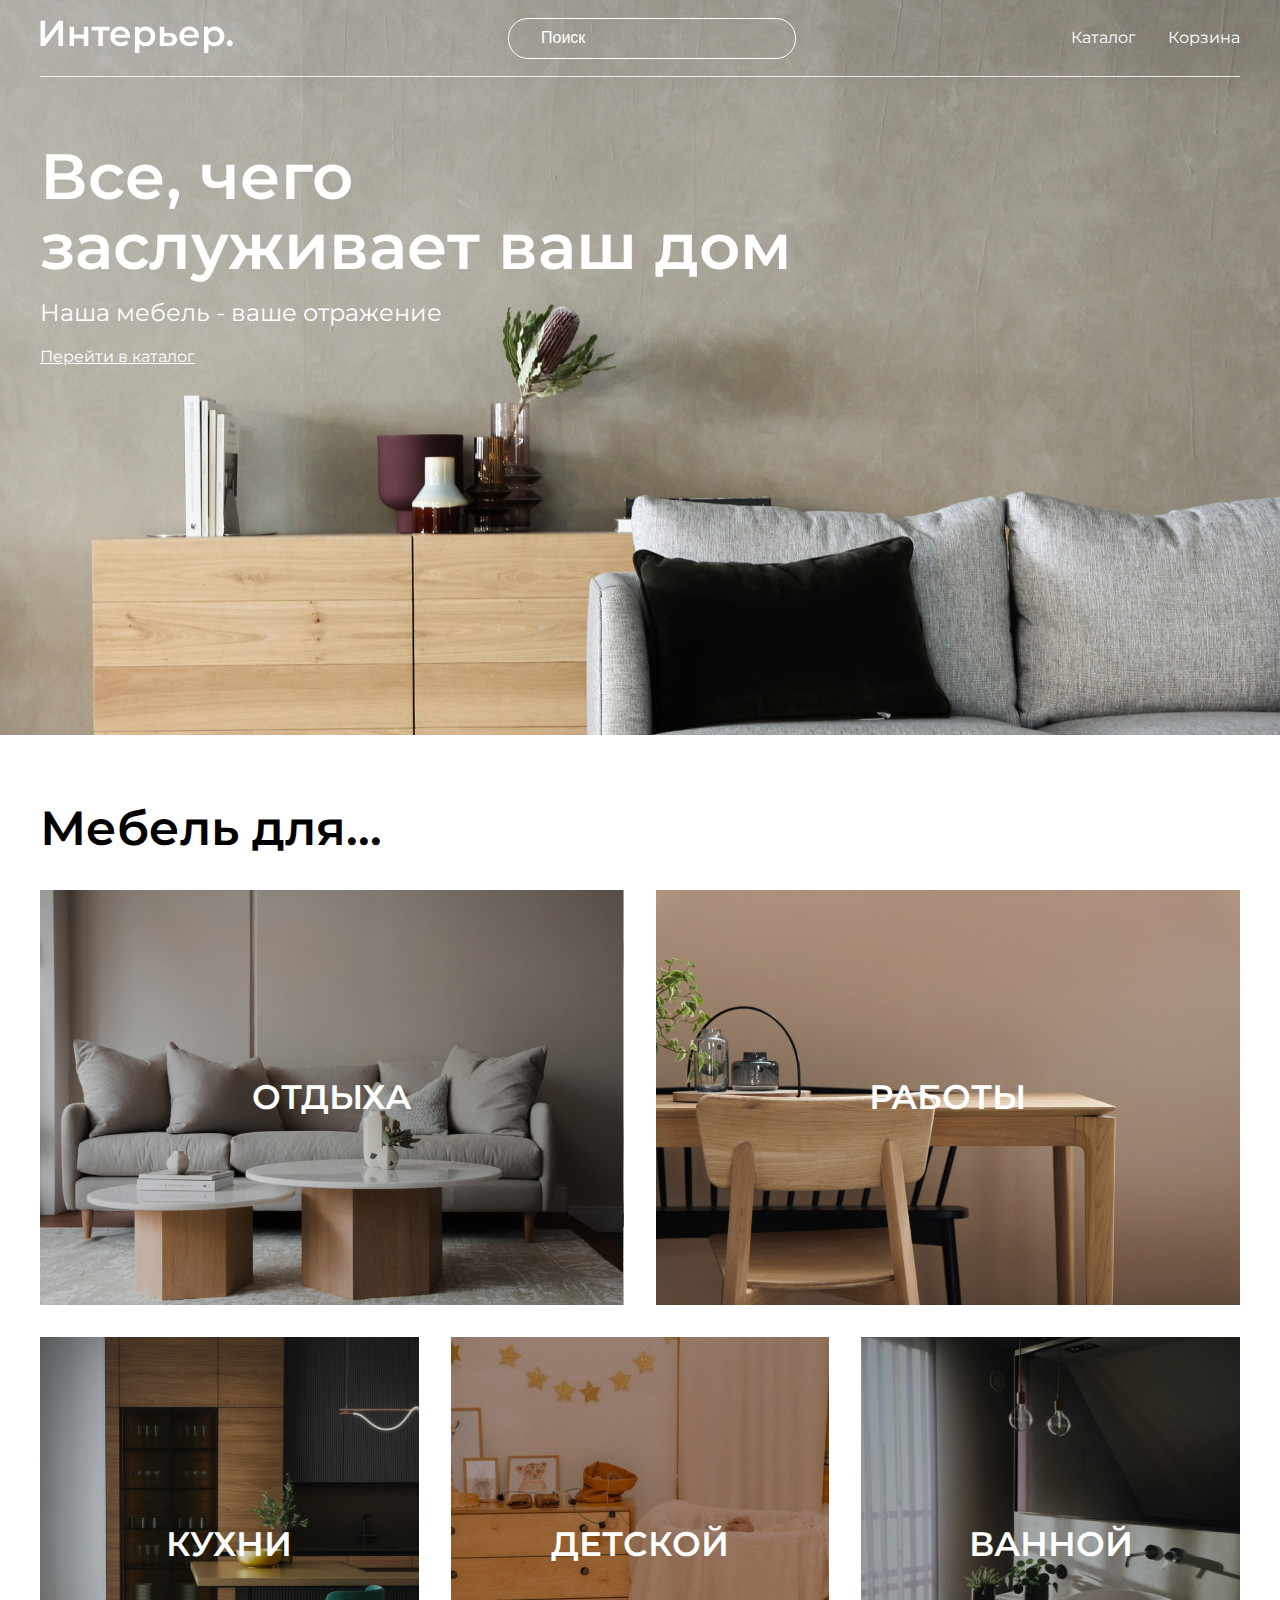
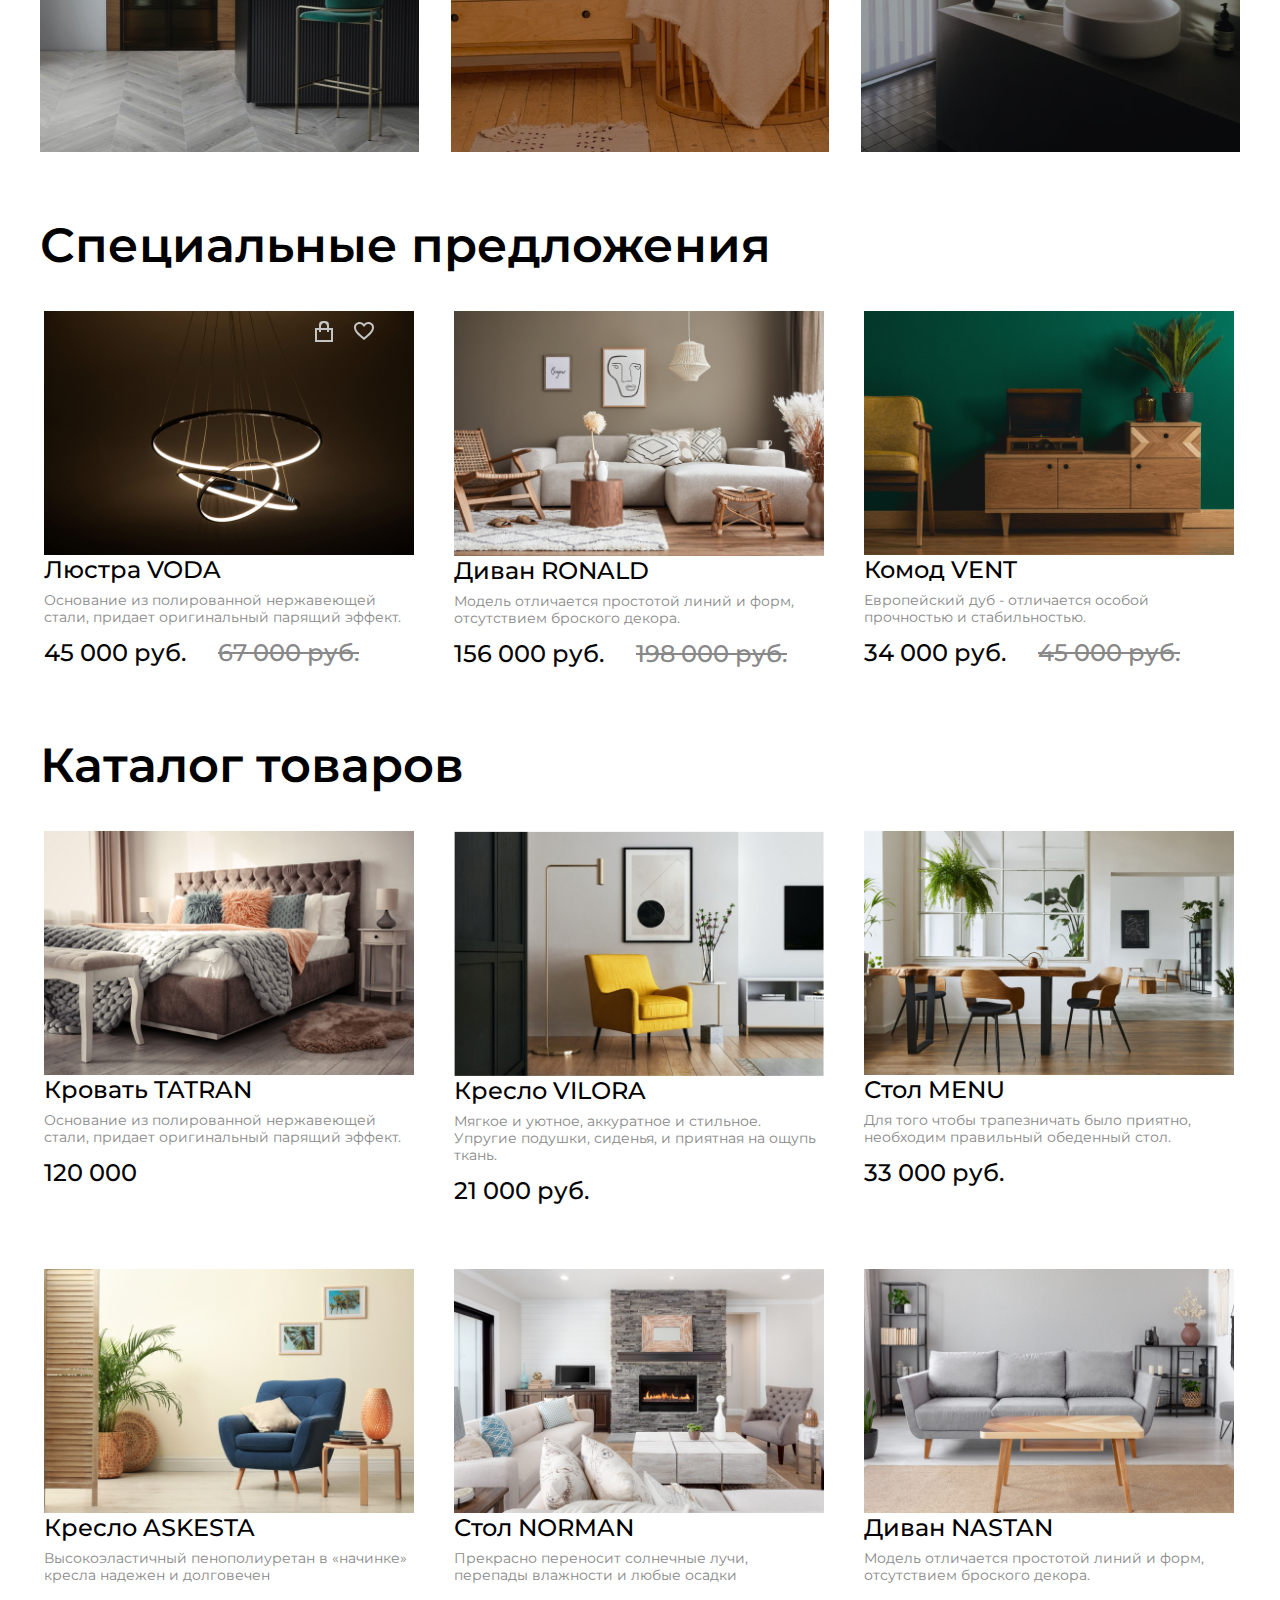
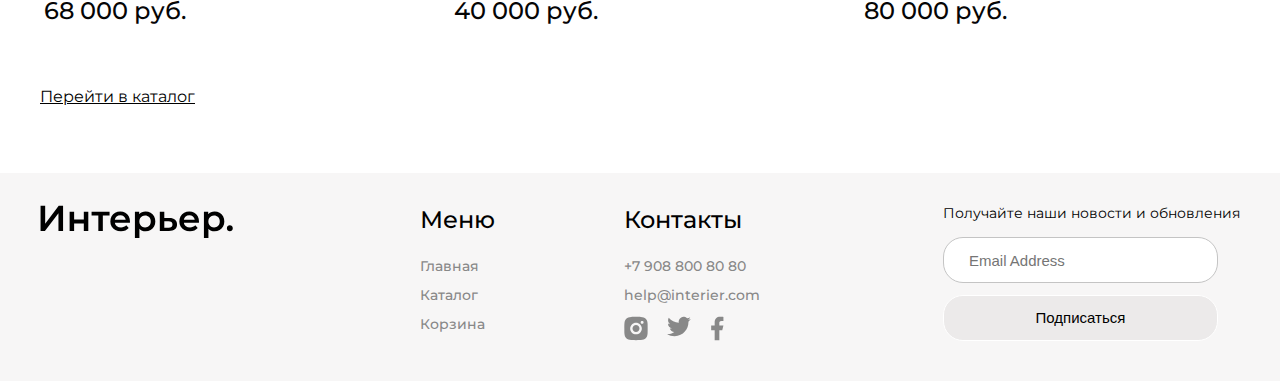
<file: index.html>
<!DOCTYPE html>
<html lang="ru">

<head>
    <meta charset="UTF-8">
    <meta http-equiv="X-UA-Compatible" content="IE=edge">
    <meta name="viewport" content="width=device-width, initial-scale=1.0">
    <title>Главная страница</title>
    <link rel="preconnect" href="https://fonts.googleapis.com">
    <link rel="preconnect" href="https://fonts.gstatic.com" crossorigin>
    <link
        href="https://fonts.googleapis.com/css2?family=Montserrat:wght@400;500;600&family=Poppins:wght@600&display=swap"
        rel="stylesheet">
    <link rel="stylesheet" href="style.css">
</head>

<body>
    <div class="top center">
        <header class="header">

            <a href="index.html"><img class="logo_img" src="img/logo.svg" alt=""></a>

            <input placeholder="Поиск" class="header_input" type="text">
            <nav class="menu">
                <a class="menu_link" href="catalog.html">Каталог</a>
                <a class="menu_link" href="cart.html">Корзина</a>
            </nav>

            <div class="mob_menu">
                <a href="#"><svg width="17" height="16" viewBox="0 0 17 16" fill="none"
                        xmlns="http://www.w3.org/2000/svg">
                        <path
                            d="M2.7515 1.99141C1.59282 3.14838 0.918906 4.70363 0.867092 6.34023C0.815278 7.97682 1.38946 9.57159 2.47264 10.7995C3.55581 12.0275 5.06645 12.7962 6.69672 12.9491C8.29727 13.0991 9.89485 12.6444 11.1757 11.6766L14.5069 15.0085L14.5069 15.0085C14.5897 15.0914 14.6881 15.1571 14.7963 15.2019C14.9046 15.2468 15.0206 15.2698 15.1377 15.2698C15.2549 15.2698 15.3709 15.2468 15.4791 15.2019C15.5873 15.1571 15.6857 15.0914 15.7685 15.0085C15.8514 14.9257 15.9171 14.8274 15.9619 14.7191C16.0068 14.6109 16.0298 14.4949 16.0298 14.3777C16.0298 14.2606 16.0068 14.1446 15.9619 14.0363C15.9171 13.9281 15.8514 13.8298 15.7685 13.7469L15.7685 13.7469L12.4368 10.416C13.4021 9.13496 13.8547 7.53846 13.7038 5.93943C13.5501 4.31054 12.7816 2.80139 11.5547 1.719C10.3277 0.636623 8.73451 0.0623154 7.09916 0.11292C5.46381 0.163525 3.90917 0.835233 2.7515 1.99141ZM2.7515 1.99141L2.82216 2.06217L2.7515 1.99141ZM10.5895 3.25366C11.0271 3.68416 11.3751 4.19703 11.6135 4.76269C11.8518 5.32835 11.9758 5.93561 11.9783 6.54944C11.9808 7.16327 11.8618 7.77152 11.628 8.3391C11.3943 8.90669 11.0505 9.42238 10.6164 9.85642C10.1824 10.2905 9.66668 10.6343 9.09909 10.868C8.53151 11.1018 7.92326 11.2208 7.30943 11.2183C6.6956 11.2158 6.08834 11.0918 5.52268 10.8535C4.95702 10.6151 4.44415 10.2671 4.01365 9.82954C3.15334 8.95509 2.67341 7.77613 2.6784 6.54944C2.6834 5.32275 3.17291 4.14773 4.04032 3.28033C4.90772 2.41292 6.08274 1.92341 7.30943 1.91841C8.53612 1.91342 9.71508 2.39335 10.5895 3.25366Z"
                            fill="white" stroke="white" stroke-width="0.2" />
                    </svg>
                </a>
                <a href="catalog.html"><svg width="20" height="21" viewBox="0 0 20 21" fill="none"
                        xmlns="http://www.w3.org/2000/svg">
                        <rect x="0.800537" y="0.900024" width="4.57143" height="4.57143" fill="white" />
                        <rect x="0.800537" y="8.21436" width="4.57143" height="4.57143" fill="white" />
                        <rect x="0.800537" y="15.5286" width="4.57143" height="4.57143" fill="white" />
                        <rect x="8.11401" y="8.21436" width="4.57143" height="4.57143" fill="white" />
                        <rect x="8.11401" y="15.5286" width="4.57143" height="4.57143" fill="white" />
                        <rect x="8.11401" y="0.900024" width="4.57143" height="4.57143" fill="white" />
                        <rect x="15.4285" y="8.21436" width="4.57143" height="4.57143" fill="white" />
                        <rect x="15.4285" y="15.5286" width="4.57143" height="4.57143" fill="white" />
                        <rect x="15.4285" y="0.900024" width="4.57143" height="4.57143" fill="white" />
                    </svg>

                </a>
                <a href="cart.html"><svg width="19" height="17" viewBox="0 0 19 17" fill="none"
                        xmlns="http://www.w3.org/2000/svg">
                        <path
                            d="M11.5834 16.8333C12.1359 16.8333 12.6658 16.6138 13.0566 16.2231C13.4473 15.8324 13.6667 15.3025 13.6667 14.75C13.6667 14.1974 13.4473 13.6675 13.0566 13.2768C12.6658 12.8861 12.1359 12.6666 11.5834 12.6666C11.0309 12.6666 10.501 12.8861 10.1103 13.2768C9.71957 13.6675 9.50008 14.1974 9.50008 14.75C9.50008 15.3025 9.71957 15.8324 10.1103 16.2231C10.501 16.6138 11.0309 16.8333 11.5834 16.8333ZM4.29174 16.8333C4.84428 16.8333 5.37418 16.6138 5.76488 16.2231C6.15558 15.8324 6.37508 15.3025 6.37508 14.75C6.37508 14.1974 6.15558 13.6675 5.76488 13.2768C5.37418 12.8861 4.84428 12.6666 4.29174 12.6666C3.73921 12.6666 3.20931 12.8861 2.81861 13.2768C2.4279 13.6675 2.20841 14.1974 2.20841 14.75C2.20841 15.3025 2.4279 15.8324 2.81861 16.2231C3.20931 16.6138 3.73921 16.8333 4.29174 16.8333ZM17.873 2.16975C18.133 2.16136 18.3796 2.05217 18.5606 1.86525C18.7416 1.67834 18.8428 1.42836 18.8428 1.16819C18.8428 0.908013 18.7416 0.658037 18.5606 0.471123C18.3796 0.28421 18.133 0.175013 17.873 0.166626H16.674C15.7345 0.166626 14.922 0.818709 14.7178 1.73538L13.4126 7.61246C13.2084 8.52912 12.3959 9.18121 11.4563 9.18121H3.63133L2.12924 3.17079H11.8636C12.1212 3.15904 12.3644 3.04844 12.5425 2.86199C12.7206 2.67555 12.82 2.42761 12.82 2.16975C12.82 1.91189 12.7206 1.66395 12.5425 1.47751C12.3644 1.29106 12.1212 1.18046 11.8636 1.16871H2.12924C1.82473 1.16862 1.5242 1.23796 1.25051 1.37145C0.976816 1.50495 0.737162 1.69909 0.549763 1.93911C0.362364 2.17913 0.232155 2.45872 0.169035 2.75662C0.105913 3.05452 0.111544 3.36289 0.185495 3.65829L1.68758 9.66662C1.79586 10.1002 2.046 10.485 2.39821 10.7601C2.75042 11.0351 3.18447 11.1844 3.63133 11.1843H11.4563C12.368 11.1845 13.2524 10.8736 13.9636 10.3032C14.6748 9.73275 15.1701 8.93681 15.3678 8.04683L16.674 2.16975H17.873Z"
                            fill="white" />
                    </svg>
                </a>
            </div>
        </header>
        <section class="top_content">
            <h1 class="site_header main">Все, чего <br> заслуживает ваш дом </h1>
            <p class="slogan">Наша мебель - ваше отражение</p>
            <a href="catalog.html" class="link-catalog">Перейти в каталог</a>
        </section>
    </div>
    <div class="for_box center">
        <h2 class="head_for">Мебель для...</h2>
        <div class="for">
            <div class="for_item for_item1 for_item_big">ОТДЫХА</div>
            <div class="for_item for_item2 for_item_big">РАБОТЫ</div>
            <div class="for_item for_item3">КУХНИ</div>
            <div class="for_item for_item4">ДЕТСКОЙ</div>
            <div class="for_item for_item5">ВАННОЙ</div>

        </div>
    </div>


    <div class="special-sale-box center">
        <section class="special_products">
            <div class="sales-header">
                <h2 class="special_sales">Специальные предложения</h2>
            </div>
            <div class="product_content">
                <div class="product_box">

                    <img src="img/product_chandelier_VODA.jpg" alt="">
                    <div class="prod_img">
                        <a href="#"><svg width="20" height="22" viewBox="0 0 20 22" fill="none"
                                xmlns="http://www.w3.org/2000/svg">
                                <path
                                    d="M5 7V5C5 3.67916 5.07093 1.93397 6 1C6.92908 0.0660251 8.68609 0 10 0C11.3139 0 13.0709 0.0660251 14 1C14.9291 1.93397 15 3.67916 15 5V7H18C18.2628 7 18.8142 6.81321 19 7C19.1858 7.18679 19 7.73583 19 8V20C19 20.2642 19.1858 20.8132 19 21C18.8142 21.1868 18.2628 21 18 21H2C1.73722 21 1.18582 21.1868 1 21C0.814189 20.8132 1 20.2642 1 20V8C1 7.73583 0.814189 7.18679 1 7C1.18582 6.81321 1.73722 7 2 7H5ZM5 9H3V19H17V9H15V11H13V9H7V11H5V9ZM7 7H13V5C13 4.2075 12.5575 3.56038 12 3C11.4426 2.43962 10.7884 2 10 2C9.21166 2 8.55745 2.43962 8 3C7.44256 3.56038 7 4.2075 7 5V7Z"
                                    fill="#C4C4C4" />
                            </svg>
                        </a>
                        <a href="#"><svg width="20" height="20" viewBox="0 0 20 20" fill="none"
                                xmlns="http://www.w3.org/2000/svg">
                                <path
                                    d="M9.99999 19C9.35499 18.428 8.62599 17.833 7.85499 17.2H7.84499C5.12999 14.98 2.05299 12.468 0.693992 9.458C0.24751 8.49973 0.0108963 7.45713 -1.91116e-05 6.4C-0.00300091 4.94949 0.578763 3.55899 1.6138 2.54277C2.64884 1.52655 4.04978 0.970397 5.49999 1C6.68062 1.00187 7.83583 1.34308 8.82799 1.983C9.26396 2.26597 9.65841 2.60826 9.99999 3C10.3435 2.6098 10.738 2.26771 11.173 1.983C12.1647 1.34296 13.3197 1.00172 14.5 1C15.9502 0.970397 17.3511 1.52655 18.3862 2.54277C19.4212 3.55899 20.003 4.94949 20 6.4C19.9898 7.45882 19.7532 8.5032 19.306 9.463C17.947 12.473 14.871 14.984 12.156 17.2L12.146 17.208C11.374 17.837 10.646 18.432 10.001 19.008L9.99999 19ZM5.49999 3C4.5685 2.98835 3.67006 3.34485 2.99999 3.992C2.35438 4.62617 1.99355 5.49505 1.99991 6.4C2.01132 7.1705 2.18582 7.92985 2.51199 8.628C3.1535 9.92671 4.0191 11.1021 5.06899 12.1C6.05999 13.1 7.19999 14.068 8.18599 14.882C8.45899 15.107 8.73699 15.334 9.01499 15.561L9.18999 15.704C9.45699 15.922 9.73299 16.148 9.99999 16.37L10.013 16.358L10.019 16.353H10.025L10.034 16.346H10.039H10.044L10.062 16.331L10.103 16.298L10.11 16.292L10.121 16.284H10.127L10.136 16.276L10.8 15.731L10.974 15.588C11.255 15.359 11.533 15.132 11.806 14.907C12.792 14.093 13.933 13.126 14.924 12.121C15.974 11.1236 16.8397 9.94852 17.481 8.65C17.8131 7.9458 17.9901 7.17851 18 6.4C18.0042 5.49784 17.6435 4.6323 17 4C16.3312 3.34992 15.4326 2.99049 14.5 3C13.3619 2.99033 12.2739 3.46737 11.51 4.311L9.99999 6.051L8.48999 4.311C7.72606 3.46737 6.63807 2.99033 5.49999 3Z"
                                    fill="#C4C4C4" />
                            </svg>
                        </a>
                    </div>
                    <h3 class="product">Люстра VODA</h3>
                    <p class="text_description">Основание из полированной нержавеющей стали, придает оригинальный
                        парящий
                        эффект.</p>
                    <div class="product-box-price">
                        <span class="price">45 000 руб.</span>
                        <span class="price_old">67 000 руб.</span>
                    </div>
                </div>
                <div class="product_box">
                    <img src="img/product_sofa-RONALD.jpg" alt="">
                    <h3 class="product">Диван RONALD</h3>
                    <p class="text_description">Модель отличается простотой линий и форм, отсутствием броского декора.
                    </p>
                    <div class="product-box-price">
                        <span class="price">156 000 руб.</span>
                        <span class="price_old">198 000 руб.</span>
                    </div>
                </div>

                <div class="product_box">
                    <img src="img/product_dresser_VENT.jpg" alt="">
                    <h3 class="product">Комод VENT</h3>
                    <p class="text_description">Европейский дуб - отличается особой прочностью и стабильностью.</p>
                    <div class="product-box-price">
                        <span class="price">34 000 руб.</span>
                        <span class="price_old">45 000 руб.</span>
                    </div>
                </div>
            </div>
        </section>
    </div>


    <div class="catalog_box center">
        <section class="catalog">
            <div class="catalog-header">
                <h2 class="catalog-prices">Каталог товаров</h2>
            </div>
            <div class="product_content">
                <div class="product_box">
                    <img src="img/product_bed_TATRAN.jpg" alt="">
                    <h3 class="product">Кровать TATRAN</h3>
                    <p class="text_description">Основание из полированной нержавеющей стали, придает оригинальный
                        парящий
                        эффект.
                    </p>
                    <p class="price">120 000</p>
                </div>
                <div class="product_box">
                    <img src="img/product1.jpg" alt="">
                    <h3 class="product">Кресло VILORA</h3>
                    <p class="text_description">Мягкое и уютное, аккуратное и стильное. Упругие подушки, сиденья, и
                        приятная
                        на
                        ощупь ткань.</p>
                    <span class="price">21 000 руб.</span>
                </div>
                <div class="product_box">
                    <img src="img/product_table_MENU.jpg" alt="">
                    <h3 class="product">Стол MENU</h3>
                    <p class="text_description">Для того чтобы трапезничать было приятно, необходим правильный обеденный
                        стол.</p>
                    <span class="price">33 000 руб.</span>
                </div>
                <div class="product_box">
                    <img src="img/product_armchair_ASKESTA.jpg" alt="">
                    <h3 class="product">Кресло ASKESTA</h3>
                    <p class="text_description">Высокоэластичный пенополиуретан в «начинке» кресла надежен и долговечен
                    </p>
                    <span class="price">68 000 руб.</span>
                </div>
                <div class="product_box">
                    <img src="img/product_table_NORMAN.jpg" alt="">
                    <h3 class="product">Стол NORMAN</h3>
                    <p class="text_description">Прекрасно переносит солнечные лучи, перепады влажности и любые осадки
                    </p>
                    <span class="price">40 000 руб.</span>
                </div>
                <div class="product_box">
                    <img src="img/product_sofa_NASTAN.jpg" alt="">
                    <h3 class="product">Диван NASTAN </h3>
                    <p class="text_description">Модель отличается простотой линий и форм, отсутствием броского декора.
                    </p>
                    <span class="price">80 000 руб.</span>
                </div>
                <div class="product_box_link"><a href="catalog.html" class="more_catalog">Перейти в каталог</a></div>
            </div>
        </section>
    </div>
    <footer>
        <div class="bottom center">
            <a class="footer_logo" href="index.html"><img src="img/logo_black.svg" alt=""></a>
            <div class="footer_content">
                <div class="footer_nav">
                    <h4 class="footer footer_menu">Меню</h4>
                    <a class="info" href="index.html">Главная</a>
                    <a class="info" href="catalog.html">Каталог</a>
                    <a class="info" href="cart.html">Корзина</a>
                </div>
                <div class="footer_info">
                    <h4 class="footer contacts">Контакты</h4>
                    <a class="info" href="#">+7 908 800 80 80</a>
                    <a class="info" href="mailto:help@interier.com">help@interier.com</a>
                    <div class="social_media">
                        <a class="icon" href="#"><svg width="24" height="25" viewBox="0 0 24 25" fill="none"
                                xmlns="http://www.w3.org/2000/svg">
                                <path
                                    d="M12 0.833984C15.1698 0.833984 15.5653 0.845651 16.809 0.903984C18.0515 0.962318 18.8973 1.15715 19.6417 1.44648C20.4117 1.74282 21.0603 2.14415 21.709 2.79165C22.3022 3.37486 22.7613 4.08034 23.0542 4.85898C23.3423 5.60215 23.5383 6.44915 23.5967 7.69165C23.6515 8.93532 23.6667 9.33082 23.6667 12.5007C23.6667 15.6705 23.655 16.066 23.5967 17.3097C23.5383 18.5522 23.3423 19.398 23.0542 20.1423C22.7621 20.9214 22.303 21.627 21.709 22.2097C21.1256 22.8027 20.4202 23.2617 19.6417 23.5548C18.8985 23.843 18.0515 24.039 16.809 24.0973C15.5653 24.1522 15.1698 24.1673 12 24.1673C8.83017 24.1673 8.43467 24.1557 7.191 24.0973C5.9485 24.039 5.10267 23.843 4.35834 23.5548C3.57938 23.2625 2.87378 22.8034 2.291 22.2097C1.69764 21.6265 1.23859 20.921 0.945836 20.1423C0.656503 19.3992 0.461669 18.5522 0.403336 17.3097C0.348502 16.066 0.333336 15.6705 0.333336 12.5007C0.333336 9.33082 0.345002 8.93532 0.403336 7.69165C0.461669 6.44798 0.656503 5.60332 0.945836 4.85898C1.23778 4.07986 1.69694 3.37419 2.291 2.79165C2.87395 2.19809 3.5795 1.739 4.35834 1.44648C5.10267 1.15715 5.94734 0.962318 7.191 0.903984C8.43467 0.849151 8.83017 0.833984 12 0.833984ZM12 6.66732C10.4529 6.66732 8.96918 7.2819 7.87521 8.37586C6.78125 9.46982 6.16667 10.9536 6.16667 12.5007C6.16667 14.0477 6.78125 15.5315 7.87521 16.6254C8.96918 17.7194 10.4529 18.334 12 18.334C13.5471 18.334 15.0308 17.7194 16.1248 16.6254C17.2188 15.5315 17.8333 14.0477 17.8333 12.5007C17.8333 10.9536 17.2188 9.46982 16.1248 8.37586C15.0308 7.2819 13.5471 6.66732 12 6.66732V6.66732ZM19.5833 6.37565C19.5833 5.98888 19.4297 5.61794 19.1562 5.34445C18.8827 5.07096 18.5118 4.91732 18.125 4.91732C17.7382 4.91732 17.3673 5.07096 17.0938 5.34445C16.8203 5.61794 16.6667 5.98888 16.6667 6.37565C16.6667 6.76243 16.8203 7.13336 17.0938 7.40685C17.3673 7.68034 17.7382 7.83398 18.125 7.83398C18.5118 7.83398 18.8827 7.68034 19.1562 7.40685C19.4297 7.13336 19.5833 6.76243 19.5833 6.37565ZM12 9.00065C12.9283 9.00065 13.8185 9.3694 14.4749 10.0258C15.1313 10.6822 15.5 11.5724 15.5 12.5007C15.5 13.4289 15.1313 14.3191 14.4749 14.9755C13.8185 15.6319 12.9283 16.0007 12 16.0007C11.0717 16.0007 10.1815 15.6319 9.52513 14.9755C8.86875 14.3191 8.5 13.4289 8.5 12.5007C8.5 11.5724 8.86875 10.6822 9.52513 10.0258C10.1815 9.3694 11.0717 9.00065 12 9.00065V9.00065Z"
                                    fill="#888888" />
                            </svg>
                        </a>
                        <a class="icon" href="#"><svg width="24" height="21" viewBox="0 0 24 21" fill="none"
                                xmlns="http://www.w3.org/2000/svg">
                                <path
                                    d="M23.8557 3.09919C22.965 3.49317 22.0205 3.75191 21.0533 3.86686C22.0727 3.2572 22.8357 2.29771 23.2 1.16719C22.2433 1.73652 21.1945 2.13552 20.1013 2.35136C19.3671 1.5657 18.3938 1.04465 17.3328 0.869207C16.2718 0.693765 15.1826 0.873764 14.2345 1.38122C13.2864 1.88868 12.5325 2.69516 12.09 3.67528C11.6475 4.65541 11.5412 5.75427 11.7877 6.80103C9.84763 6.70379 7.94973 6.19964 6.21718 5.3213C4.48462 4.44296 2.95616 3.21008 1.73101 1.70269C1.29735 2.44755 1.06946 3.29429 1.07067 4.15619C1.07067 5.84786 1.93167 7.34236 3.24067 8.21736C2.46602 8.19297 1.70841 7.98377 1.03101 7.60719V7.66786C1.03124 8.79451 1.42111 9.88641 2.1345 10.7584C2.84789 11.6304 3.8409 12.2289 4.94517 12.4524C4.22606 12.6472 3.47203 12.676 2.74017 12.5364C3.05152 13.5061 3.65835 14.3543 4.4757 14.962C5.29305 15.5697 6.27999 15.9066 7.29834 15.9255C6.28624 16.7204 5.12738 17.308 3.88804 17.6547C2.64869 18.0014 1.35316 18.1005 0.0755081 17.9462C2.30582 19.3805 4.90212 20.142 7.55384 20.1395C16.529 20.1395 21.4372 12.7044 21.4372 6.25619C21.4372 6.04619 21.4313 5.83386 21.422 5.62619C22.3773 4.93572 23.2019 4.08038 23.8568 3.10036L23.8557 3.09919Z"
                                    fill="#888888" />
                            </svg>
                        </a>
                        <a class="icon" href="#"><svg width="13" height="25" viewBox="0 0 13 25" fill="none"
                                xmlns="http://www.w3.org/2000/svg">
                                <path
                                    d="M8.33332 14.2218H11.25L12.4167 9.55518H8.33332V7.22184C8.33332 6.02018 8.33332 4.88851 10.6667 4.88851H12.4167V0.968509C12.0363 0.918343 10.6002 0.805176 9.08349 0.805176C5.91599 0.805176 3.66666 2.73834 3.66666 6.28851V9.55518H0.166656V14.2218H3.66666V24.1385H8.33332V14.2218Z"
                                    fill="#888888" />
                            </svg>
                        </a>
                    </div>
                </div>
            </div>
            <div class="footer_form">
                <form action="#">
                    <p class="text_sub">Получайте наши новости и обновления</p>
                    <input type="email" class="email" placeholder="Email Address">
                    <button>Подписаться</button>
                </form>
            </div>

        </div>
    </footer>
</body>

</html>
</file>
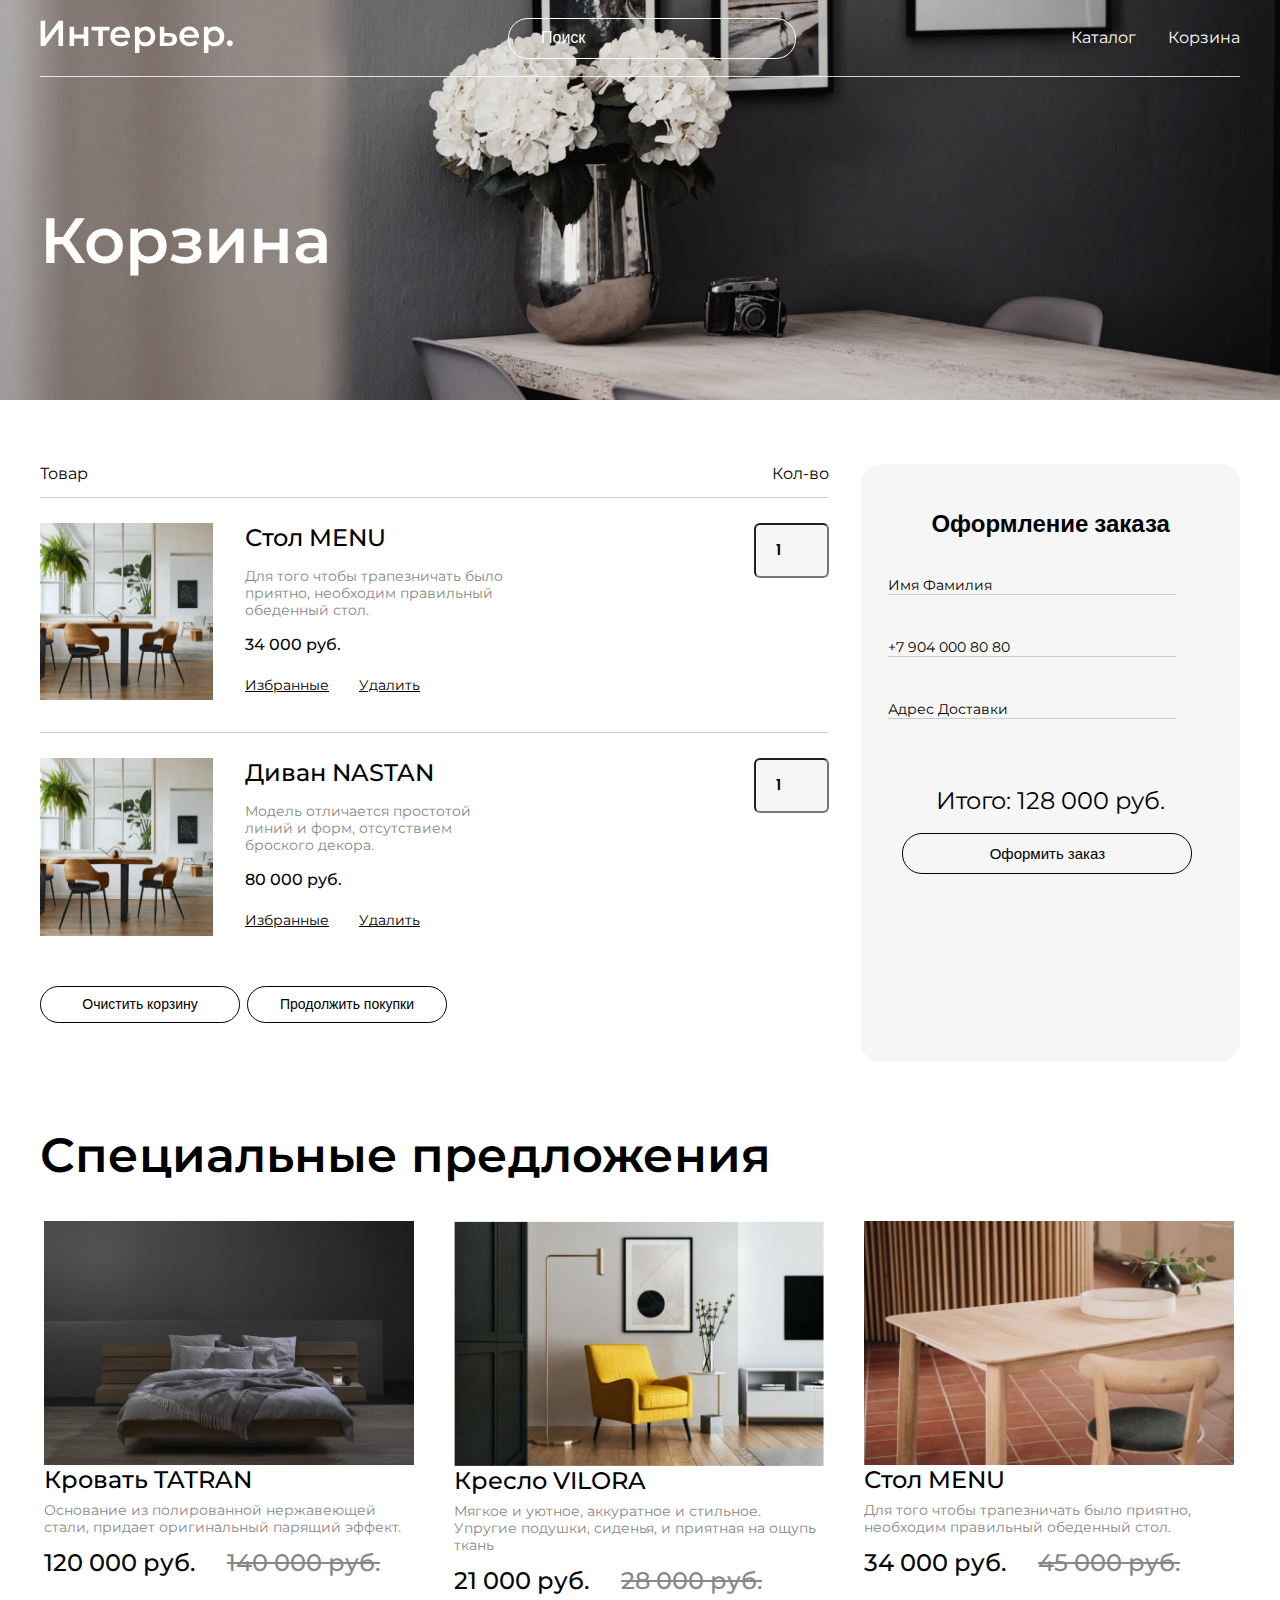
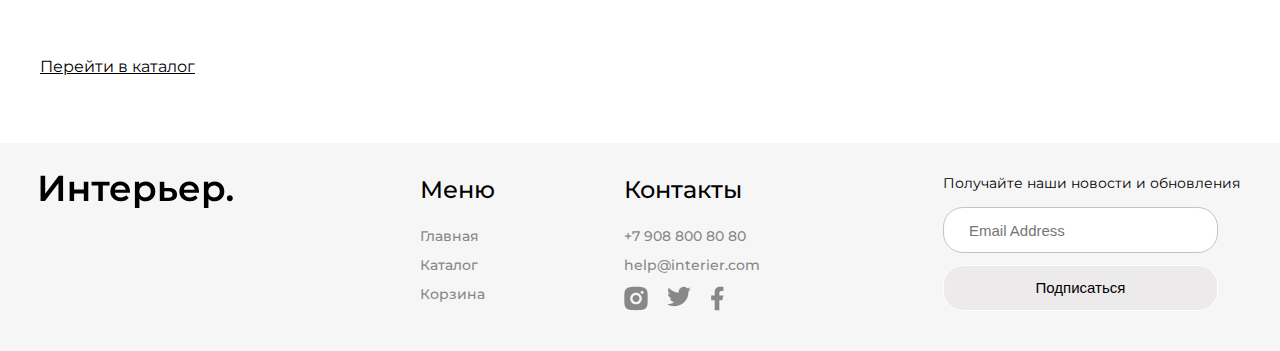
<file: cart.html>
<!DOCTYPE html>
<html lang="ru">

<head>
    <meta charset="UTF-8">
    <meta http-equiv="X-UA-Compatible" content="IE=edge">
    <meta name="viewport" content="width=device-width, initial-scale=1.0">
    <title>Главная страница</title>
    <link rel="preconnect" href="https://fonts.googleapis.com">
    <link rel="preconnect" href="https://fonts.gstatic.com" crossorigin>
    <link
        href="https://fonts.googleapis.com/css2?family=Montserrat:wght@400;500;600&family=Poppins:wght@600&display=swap"
        rel="stylesheet">
    <link rel="stylesheet" href="style.css">
</head>

<body>
    <div class="top-cart center">
        <header class="header">

            <a href="index.html"><img class="logo_img" src="img/logo.svg" alt=""></a>

            <input placeholder="Поиск" class="header_input" type="text">
            <nav class="menu">
                <a class="menu_link" href="catalog.html">Каталог</a>
                <a class="menu_link" href="cart.html">Корзина</a>
            </nav>

            <div class="mob_menu">
                <a href="#"><svg width="17" height="16" viewBox="0 0 17 16" fill="none"
                        xmlns="http://www.w3.org/2000/svg">
                        <path
                            d="M2.7515 1.99141C1.59282 3.14838 0.918906 4.70363 0.867092 6.34023C0.815278 7.97682 1.38946 9.57159 2.47264 10.7995C3.55581 12.0275 5.06645 12.7962 6.69672 12.9491C8.29727 13.0991 9.89485 12.6444 11.1757 11.6766L14.5069 15.0085L14.5069 15.0085C14.5897 15.0914 14.6881 15.1571 14.7963 15.2019C14.9046 15.2468 15.0206 15.2698 15.1377 15.2698C15.2549 15.2698 15.3709 15.2468 15.4791 15.2019C15.5873 15.1571 15.6857 15.0914 15.7685 15.0085C15.8514 14.9257 15.9171 14.8274 15.9619 14.7191C16.0068 14.6109 16.0298 14.4949 16.0298 14.3777C16.0298 14.2606 16.0068 14.1446 15.9619 14.0363C15.9171 13.9281 15.8514 13.8298 15.7685 13.7469L15.7685 13.7469L12.4368 10.416C13.4021 9.13496 13.8547 7.53846 13.7038 5.93943C13.5501 4.31054 12.7816 2.80139 11.5547 1.719C10.3277 0.636623 8.73451 0.0623154 7.09916 0.11292C5.46381 0.163525 3.90917 0.835233 2.7515 1.99141ZM2.7515 1.99141L2.82216 2.06217L2.7515 1.99141ZM10.5895 3.25366C11.0271 3.68416 11.3751 4.19703 11.6135 4.76269C11.8518 5.32835 11.9758 5.93561 11.9783 6.54944C11.9808 7.16327 11.8618 7.77152 11.628 8.3391C11.3943 8.90669 11.0505 9.42238 10.6164 9.85642C10.1824 10.2905 9.66668 10.6343 9.09909 10.868C8.53151 11.1018 7.92326 11.2208 7.30943 11.2183C6.6956 11.2158 6.08834 11.0918 5.52268 10.8535C4.95702 10.6151 4.44415 10.2671 4.01365 9.82954C3.15334 8.95509 2.67341 7.77613 2.6784 6.54944C2.6834 5.32275 3.17291 4.14773 4.04032 3.28033C4.90772 2.41292 6.08274 1.92341 7.30943 1.91841C8.53612 1.91342 9.71508 2.39335 10.5895 3.25366Z"
                            fill="white" stroke="white" stroke-width="0.2" />
                    </svg>
                </a>
                <a href="catalog.html"><svg width="20" height="21" viewBox="0 0 20 21" fill="none"
                        xmlns="http://www.w3.org/2000/svg">
                        <rect x="0.800537" y="0.900024" width="4.57143" height="4.57143" fill="white" />
                        <rect x="0.800537" y="8.21436" width="4.57143" height="4.57143" fill="white" />
                        <rect x="0.800537" y="15.5286" width="4.57143" height="4.57143" fill="white" />
                        <rect x="8.11401" y="8.21436" width="4.57143" height="4.57143" fill="white" />
                        <rect x="8.11401" y="15.5286" width="4.57143" height="4.57143" fill="white" />
                        <rect x="8.11401" y="0.900024" width="4.57143" height="4.57143" fill="white" />
                        <rect x="15.4285" y="8.21436" width="4.57143" height="4.57143" fill="white" />
                        <rect x="15.4285" y="15.5286" width="4.57143" height="4.57143" fill="white" />
                        <rect x="15.4285" y="0.900024" width="4.57143" height="4.57143" fill="white" />
                    </svg>

                </a>
                <a href="cart.html"><svg width="19" height="17" viewBox="0 0 19 17" fill="none"
                        xmlns="http://www.w3.org/2000/svg">
                        <path
                            d="M11.5834 16.8333C12.1359 16.8333 12.6658 16.6138 13.0566 16.2231C13.4473 15.8324 13.6667 15.3025 13.6667 14.75C13.6667 14.1974 13.4473 13.6675 13.0566 13.2768C12.6658 12.8861 12.1359 12.6666 11.5834 12.6666C11.0309 12.6666 10.501 12.8861 10.1103 13.2768C9.71957 13.6675 9.50008 14.1974 9.50008 14.75C9.50008 15.3025 9.71957 15.8324 10.1103 16.2231C10.501 16.6138 11.0309 16.8333 11.5834 16.8333ZM4.29174 16.8333C4.84428 16.8333 5.37418 16.6138 5.76488 16.2231C6.15558 15.8324 6.37508 15.3025 6.37508 14.75C6.37508 14.1974 6.15558 13.6675 5.76488 13.2768C5.37418 12.8861 4.84428 12.6666 4.29174 12.6666C3.73921 12.6666 3.20931 12.8861 2.81861 13.2768C2.4279 13.6675 2.20841 14.1974 2.20841 14.75C2.20841 15.3025 2.4279 15.8324 2.81861 16.2231C3.20931 16.6138 3.73921 16.8333 4.29174 16.8333ZM17.873 2.16975C18.133 2.16136 18.3796 2.05217 18.5606 1.86525C18.7416 1.67834 18.8428 1.42836 18.8428 1.16819C18.8428 0.908013 18.7416 0.658037 18.5606 0.471123C18.3796 0.28421 18.133 0.175013 17.873 0.166626H16.674C15.7345 0.166626 14.922 0.818709 14.7178 1.73538L13.4126 7.61246C13.2084 8.52912 12.3959 9.18121 11.4563 9.18121H3.63133L2.12924 3.17079H11.8636C12.1212 3.15904 12.3644 3.04844 12.5425 2.86199C12.7206 2.67555 12.82 2.42761 12.82 2.16975C12.82 1.91189 12.7206 1.66395 12.5425 1.47751C12.3644 1.29106 12.1212 1.18046 11.8636 1.16871H2.12924C1.82473 1.16862 1.5242 1.23796 1.25051 1.37145C0.976816 1.50495 0.737162 1.69909 0.549763 1.93911C0.362364 2.17913 0.232155 2.45872 0.169035 2.75662C0.105913 3.05452 0.111544 3.36289 0.185495 3.65829L1.68758 9.66662C1.79586 10.1002 2.046 10.485 2.39821 10.7601C2.75042 11.0351 3.18447 11.1844 3.63133 11.1843H11.4563C12.368 11.1845 13.2524 10.8736 13.9636 10.3032C14.6748 9.73275 15.1701 8.93681 15.3678 8.04683L16.674 2.16975H17.873Z"
                            fill="white" />
                    </svg>
                </a>
            </div>

        </header>
        <section class="top_content">
            <h1 class="site_header catalog">Корзина </h1>
        </section>
    </div>
    <div class="cart center">

        <div class="cart_content">
            <div class="cart_name-box">
                <p>Товар</p>
                <p>Кол-во</p>
            </div>
            <div class="cart_item">
                <div class="cart_left">
                    <img class="img_cart" src="img/cart-menu.jpg" alt="cart image">
                    <div class="cart_info">
                        <h4 class="head_name">Стол MENU</h4>
                        <p class="cart_description">Для того чтобы трапезничать было приятно, необходим правильный
                            обеденный стол.</p>
                        <p class="cart_price">34 000 руб.</p>
                        <div class="cart_link-box">
                            <a class="cart_link" href="#">Избранные</a>
                            <a class="cart_link" href="#">Удалить</a>
                        </div>
                    </div>
                </div>
                <input class="input_amount" type="number" value="1" min="1">
            </div>
            <div class="cart_item">
                <div class="cart_left">
                    <img class="img_cart" src="img/cart-menu.jpg" alt="cart image">
                    <div class="cart_info">
                        <h4 class="head_name">Диван NASTAN</h4>
                        <p class="cart_description">Модель отличается простотой линий и форм, отсутствием броского
                            декора.</p>
                        <p class="cart_price">80 000 руб.</p>
                        <div class="cart_link-box">
                            <a class="cart_link" href="#">Избранные</a>
                            <a class="cart_link" href="#">Удалить</a>
                        </div>
                    </div>
                </div>
                <input class="input_amount" type="number" value="1" min="1">
            </div>
            <div class="cart_buttons">
                <form action="#">
                    <button class="cart_button" type="submit">Очистить корзину</button>
                </form>
                <form action="#">
                    <button class="cart_button" type="submit">Продолжить покупки</button>
                </form>
            </div>
        </div>
        <div class="cart_form">
            <h3 class="head_form">Оформление заказа</h3>
            <form class="order_form" action="#">
                <input class="input_order" type="text" placeholder="Имя Фамилия">
                <input class="input_order" type="tel" placeholder="+7 904 000 80 80">
                <input class="input_order" type="text" placeholder="Адрес Доставки">
                <p class="sum_cart">Итого: 128 000 руб.</p>
                <button class="confirm_button" type="submit">Оформить заказ</button>
            </form>
        </div>

    </div>
    <div class="special-sale-box center">
        <section class="special_products">
            <div class="sales-header">
                <h2 class="special_sales">Специальные предложения</h2>
            </div>
            <div class="product_content">
                <div class="product_box">
                    <img src="img/Rectangle22.jpg" alt="">
                    <h3 class="product">Кровать TATRAN</h3>
                    <p class="text_description">Основание из полированной нержавеющей стали, придает оригинальный
                        парящий эффект.</p>
                    <div class="product-box-price">
                        <span class="price">120 000 руб.</span>
                        <span class="price_old">140 000 руб.</span>
                    </div>
                </div>
                <div class="product_box">
                    <img src="img/product1.jpg" alt="">
                    <h3 class="product">Кресло VILORA</h3>
                    <p class="text_description">Мягкое и уютное, аккуратное и стильное. Упругие подушки, сиденья, и
                        приятная на ощупь ткань</p>
                    <div class="product-box-price">
                        <span class="price">21 000 руб.</span>
                        <span class="price_old">28 000 руб.</span>
                    </div>
                </div>

                <div class="product_box">
                    <img src="img/Rectangle24.jpg" alt="">
                    <h3 class="product">Стол MENU</h3>
                    <p class="text_description">Для того чтобы трапезничать было приятно, необходим правильный обеденный
                        стол.</p>
                    <div class="product-box-price">
                        <span class="price">34 000 руб.</span>
                        <span class="price_old">45 000 руб.</span>
                    </div>
                </div>
                <div class="product_box_link"><a href="catalog.html" class="more_catalog">Перейти в каталог</a>
                </div>
            </div>
        </section>
    </div>


    <footer>
        <div class="bottom center">
            <a class="footer_logo" href="index.html"><img src="img/logo_black.svg" alt=""></a>
            <div class="footer_content">
                <div class="footer_nav">
                    <h4 class="footer footer_menu">Меню</h4>
                    <a class="info" href="index.html">Главная</a>
                    <a class="info" href="catalog.html">Каталог</a>
                    <a class="info" href="cart.html">Корзина</a>
                </div>
                <div class="footer_info">
                    <h4 class="footer contacts">Контакты</h4>
                    <a class="info" href="#">+7 908 800 80 80</a>
                    <a class="info" href="mailto:help@interier.com">help@interier.com</a>
                    <div class="social_media">
                        <a class="icon" href="#"><svg width="24" height="25" viewBox="0 0 24 25" fill="none"
                                xmlns="http://www.w3.org/2000/svg">
                                <path
                                    d="M12 0.833984C15.1698 0.833984 15.5653 0.845651 16.809 0.903984C18.0515 0.962318 18.8973 1.15715 19.6417 1.44648C20.4117 1.74282 21.0603 2.14415 21.709 2.79165C22.3022 3.37486 22.7613 4.08034 23.0542 4.85898C23.3423 5.60215 23.5383 6.44915 23.5967 7.69165C23.6515 8.93532 23.6667 9.33082 23.6667 12.5007C23.6667 15.6705 23.655 16.066 23.5967 17.3097C23.5383 18.5522 23.3423 19.398 23.0542 20.1423C22.7621 20.9214 22.303 21.627 21.709 22.2097C21.1256 22.8027 20.4202 23.2617 19.6417 23.5548C18.8985 23.843 18.0515 24.039 16.809 24.0973C15.5653 24.1522 15.1698 24.1673 12 24.1673C8.83017 24.1673 8.43467 24.1557 7.191 24.0973C5.9485 24.039 5.10267 23.843 4.35834 23.5548C3.57938 23.2625 2.87378 22.8034 2.291 22.2097C1.69764 21.6265 1.23859 20.921 0.945836 20.1423C0.656503 19.3992 0.461669 18.5522 0.403336 17.3097C0.348502 16.066 0.333336 15.6705 0.333336 12.5007C0.333336 9.33082 0.345002 8.93532 0.403336 7.69165C0.461669 6.44798 0.656503 5.60332 0.945836 4.85898C1.23778 4.07986 1.69694 3.37419 2.291 2.79165C2.87395 2.19809 3.5795 1.739 4.35834 1.44648C5.10267 1.15715 5.94734 0.962318 7.191 0.903984C8.43467 0.849151 8.83017 0.833984 12 0.833984ZM12 6.66732C10.4529 6.66732 8.96918 7.2819 7.87521 8.37586C6.78125 9.46982 6.16667 10.9536 6.16667 12.5007C6.16667 14.0477 6.78125 15.5315 7.87521 16.6254C8.96918 17.7194 10.4529 18.334 12 18.334C13.5471 18.334 15.0308 17.7194 16.1248 16.6254C17.2188 15.5315 17.8333 14.0477 17.8333 12.5007C17.8333 10.9536 17.2188 9.46982 16.1248 8.37586C15.0308 7.2819 13.5471 6.66732 12 6.66732V6.66732ZM19.5833 6.37565C19.5833 5.98888 19.4297 5.61794 19.1562 5.34445C18.8827 5.07096 18.5118 4.91732 18.125 4.91732C17.7382 4.91732 17.3673 5.07096 17.0938 5.34445C16.8203 5.61794 16.6667 5.98888 16.6667 6.37565C16.6667 6.76243 16.8203 7.13336 17.0938 7.40685C17.3673 7.68034 17.7382 7.83398 18.125 7.83398C18.5118 7.83398 18.8827 7.68034 19.1562 7.40685C19.4297 7.13336 19.5833 6.76243 19.5833 6.37565ZM12 9.00065C12.9283 9.00065 13.8185 9.3694 14.4749 10.0258C15.1313 10.6822 15.5 11.5724 15.5 12.5007C15.5 13.4289 15.1313 14.3191 14.4749 14.9755C13.8185 15.6319 12.9283 16.0007 12 16.0007C11.0717 16.0007 10.1815 15.6319 9.52513 14.9755C8.86875 14.3191 8.5 13.4289 8.5 12.5007C8.5 11.5724 8.86875 10.6822 9.52513 10.0258C10.1815 9.3694 11.0717 9.00065 12 9.00065V9.00065Z"
                                    fill="#888888" />
                            </svg>
                        </a>
                        <a class="icon" href="#"><svg width="24" height="21" viewBox="0 0 24 21" fill="none"
                                xmlns="http://www.w3.org/2000/svg">
                                <path
                                    d="M23.8557 3.09919C22.965 3.49317 22.0205 3.75191 21.0533 3.86686C22.0727 3.2572 22.8357 2.29771 23.2 1.16719C22.2433 1.73652 21.1945 2.13552 20.1013 2.35136C19.3671 1.5657 18.3938 1.04465 17.3328 0.869207C16.2718 0.693765 15.1826 0.873764 14.2345 1.38122C13.2864 1.88868 12.5325 2.69516 12.09 3.67528C11.6475 4.65541 11.5412 5.75427 11.7877 6.80103C9.84763 6.70379 7.94973 6.19964 6.21718 5.3213C4.48462 4.44296 2.95616 3.21008 1.73101 1.70269C1.29735 2.44755 1.06946 3.29429 1.07067 4.15619C1.07067 5.84786 1.93167 7.34236 3.24067 8.21736C2.46602 8.19297 1.70841 7.98377 1.03101 7.60719V7.66786C1.03124 8.79451 1.42111 9.88641 2.1345 10.7584C2.84789 11.6304 3.8409 12.2289 4.94517 12.4524C4.22606 12.6472 3.47203 12.676 2.74017 12.5364C3.05152 13.5061 3.65835 14.3543 4.4757 14.962C5.29305 15.5697 6.27999 15.9066 7.29834 15.9255C6.28624 16.7204 5.12738 17.308 3.88804 17.6547C2.64869 18.0014 1.35316 18.1005 0.0755081 17.9462C2.30582 19.3805 4.90212 20.142 7.55384 20.1395C16.529 20.1395 21.4372 12.7044 21.4372 6.25619C21.4372 6.04619 21.4313 5.83386 21.422 5.62619C22.3773 4.93572 23.2019 4.08038 23.8568 3.10036L23.8557 3.09919Z"
                                    fill="#888888" />
                            </svg>
                        </a>
                        <a class="icon" href="#"><svg width="13" height="25" viewBox="0 0 13 25" fill="none"
                                xmlns="http://www.w3.org/2000/svg">
                                <path
                                    d="M8.33332 14.2218H11.25L12.4167 9.55518H8.33332V7.22184C8.33332 6.02018 8.33332 4.88851 10.6667 4.88851H12.4167V0.968509C12.0363 0.918343 10.6002 0.805176 9.08349 0.805176C5.91599 0.805176 3.66666 2.73834 3.66666 6.28851V9.55518H0.166656V14.2218H3.66666V24.1385H8.33332V14.2218Z"
                                    fill="#888888" />
                            </svg>
                        </a>
                    </div>
                </div>
            </div>
            <div class="footer_form">
                <form action="#">
                    <p class="text_sub">Получайте наши новости и обновления</p>
                    <input type="email" class="email" placeholder="Email Address">
                    <button>Подписаться</button>
                </form>
            </div>

        </div>
    </footer>
</body>

</html>
</file>
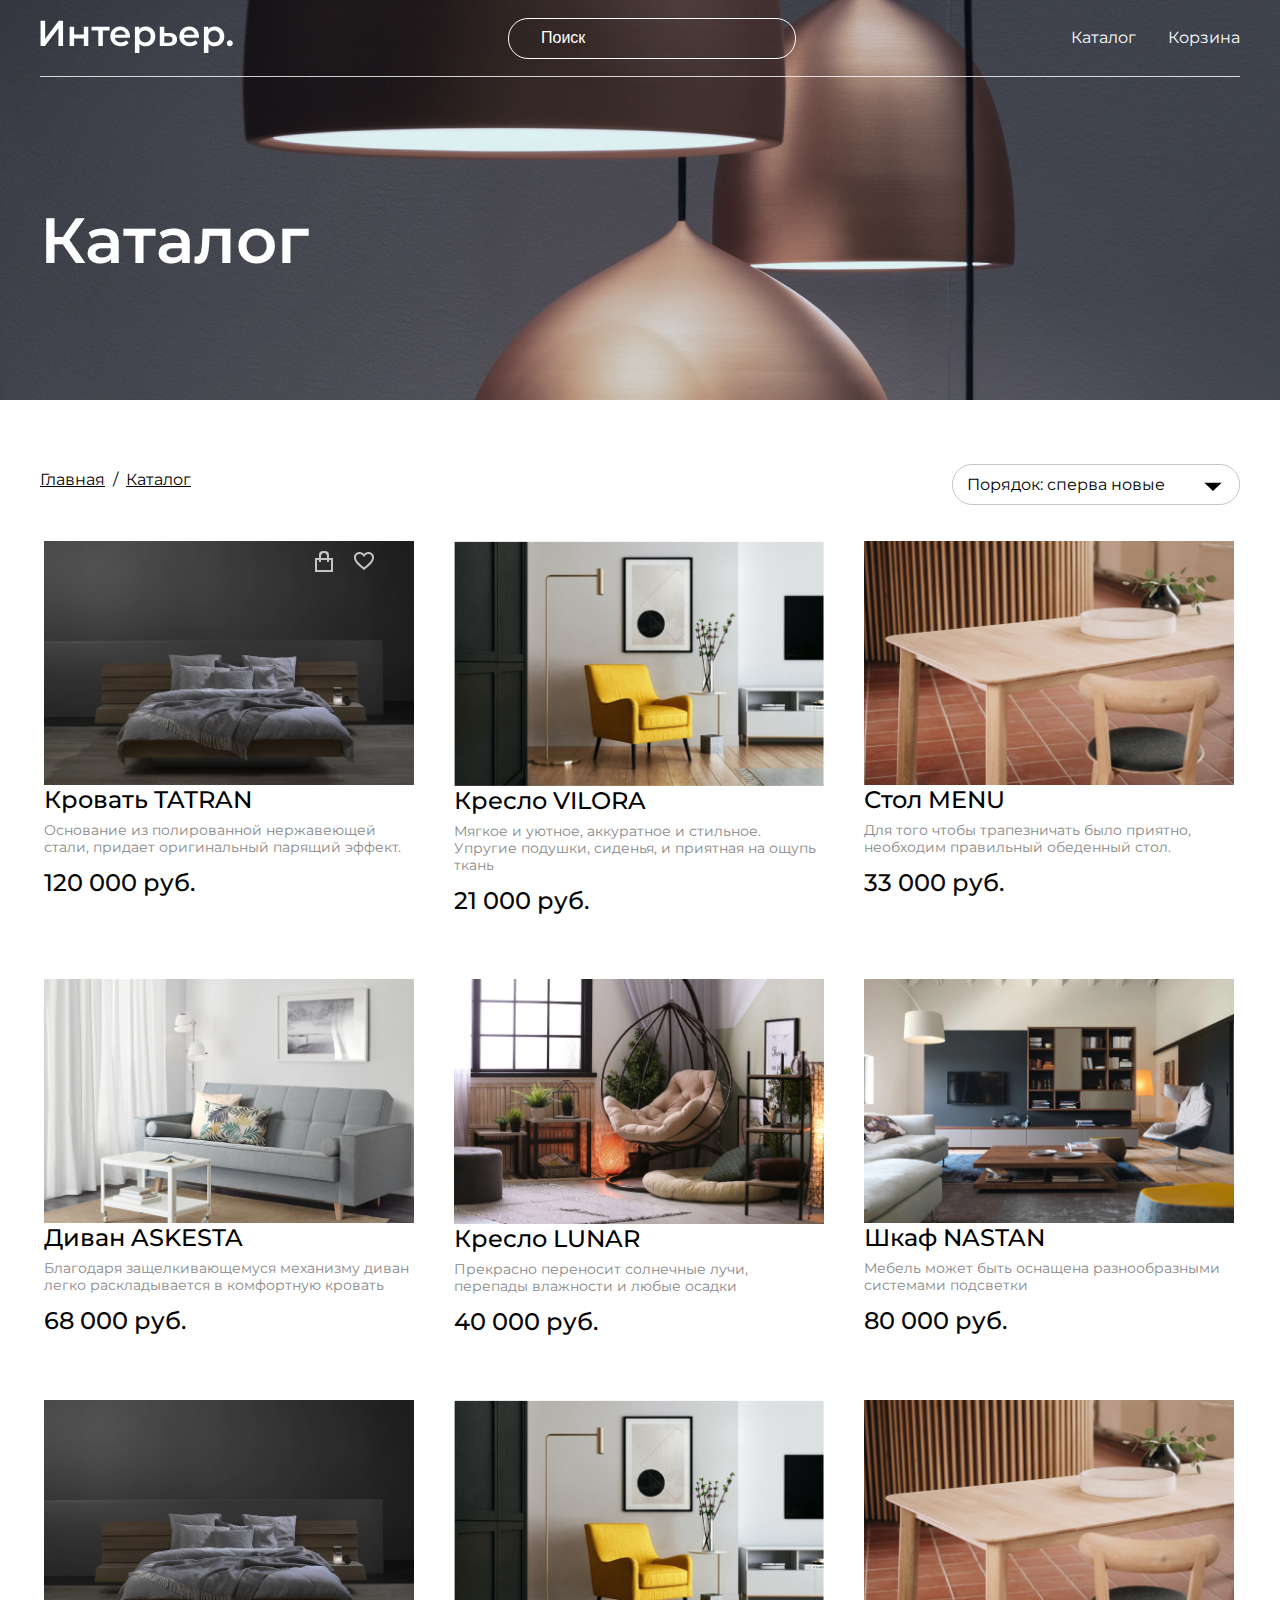
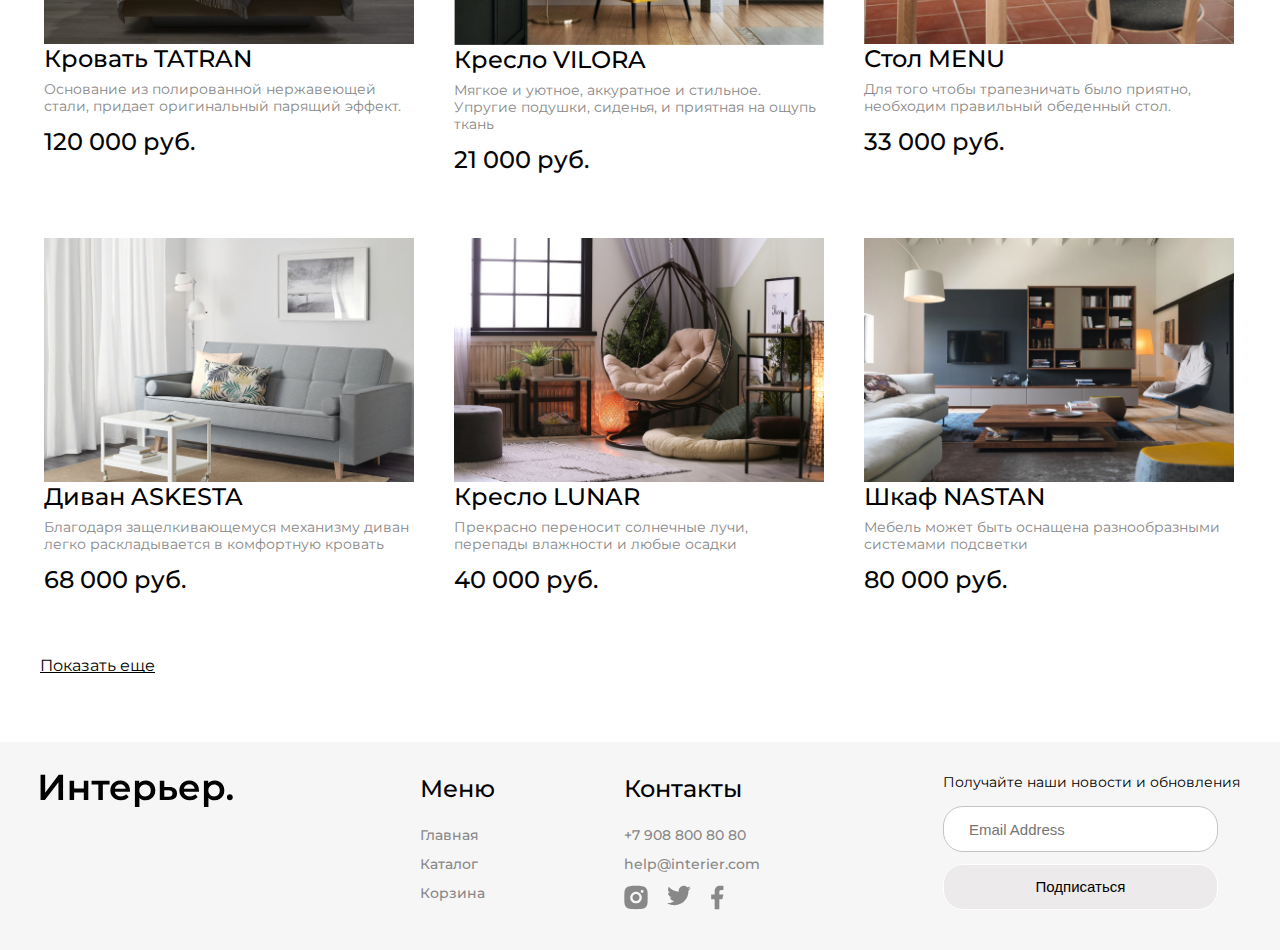
<file: catalog.html>
<!DOCTYPE html>
<html lang="ru">

<head>
    <meta charset="UTF-8">
    <meta http-equiv="X-UA-Compatible" content="IE=edge">
    <meta name="viewport" content="width=device-width, initial-scale=1.0">
    <title>Главная страница</title>
    <link rel="preconnect" href="https://fonts.googleapis.com">
    <link rel="preconnect" href="https://fonts.gstatic.com" crossorigin>
    <link
        href="https://fonts.googleapis.com/css2?family=Montserrat:wght@400;500;600&family=Poppins:wght@600&display=swap"
        rel="stylesheet">
    <link rel="stylesheet" href="style.css">
</head>

<body>
    <div class="top center top_catalog">
        <header class="header">
            <a href="index.html"><img class="logo_img" src="img/logo.svg" alt=""></a>

            <input placeholder="Поиск" class="header_input" type="text">
            <nav class="menu">
                <a class="menu_link" href="catalog.html">Каталог</a>
                <a class="menu_link" href="cart.html">Корзина</a>
            </nav>


            <div class="mob_menu">
                <a href="#"><svg width="17" height="16" viewBox="0 0 17 16" fill="none"
                        xmlns="http://www.w3.org/2000/svg">
                        <path
                            d="M2.7515 1.99141C1.59282 3.14838 0.918906 4.70363 0.867092 6.34023C0.815278 7.97682 1.38946 9.57159 2.47264 10.7995C3.55581 12.0275 5.06645 12.7962 6.69672 12.9491C8.29727 13.0991 9.89485 12.6444 11.1757 11.6766L14.5069 15.0085L14.5069 15.0085C14.5897 15.0914 14.6881 15.1571 14.7963 15.2019C14.9046 15.2468 15.0206 15.2698 15.1377 15.2698C15.2549 15.2698 15.3709 15.2468 15.4791 15.2019C15.5873 15.1571 15.6857 15.0914 15.7685 15.0085C15.8514 14.9257 15.9171 14.8274 15.9619 14.7191C16.0068 14.6109 16.0298 14.4949 16.0298 14.3777C16.0298 14.2606 16.0068 14.1446 15.9619 14.0363C15.9171 13.9281 15.8514 13.8298 15.7685 13.7469L15.7685 13.7469L12.4368 10.416C13.4021 9.13496 13.8547 7.53846 13.7038 5.93943C13.5501 4.31054 12.7816 2.80139 11.5547 1.719C10.3277 0.636623 8.73451 0.0623154 7.09916 0.11292C5.46381 0.163525 3.90917 0.835233 2.7515 1.99141ZM2.7515 1.99141L2.82216 2.06217L2.7515 1.99141ZM10.5895 3.25366C11.0271 3.68416 11.3751 4.19703 11.6135 4.76269C11.8518 5.32835 11.9758 5.93561 11.9783 6.54944C11.9808 7.16327 11.8618 7.77152 11.628 8.3391C11.3943 8.90669 11.0505 9.42238 10.6164 9.85642C10.1824 10.2905 9.66668 10.6343 9.09909 10.868C8.53151 11.1018 7.92326 11.2208 7.30943 11.2183C6.6956 11.2158 6.08834 11.0918 5.52268 10.8535C4.95702 10.6151 4.44415 10.2671 4.01365 9.82954C3.15334 8.95509 2.67341 7.77613 2.6784 6.54944C2.6834 5.32275 3.17291 4.14773 4.04032 3.28033C4.90772 2.41292 6.08274 1.92341 7.30943 1.91841C8.53612 1.91342 9.71508 2.39335 10.5895 3.25366Z"
                            fill="white" stroke="white" stroke-width="0.2" />
                    </svg>
                </a>
                <a href="catalog.html"><svg width="20" height="21" viewBox="0 0 20 21" fill="none"
                        xmlns="http://www.w3.org/2000/svg">
                        <rect x="0.800537" y="0.900024" width="4.57143" height="4.57143" fill="white" />
                        <rect x="0.800537" y="8.21436" width="4.57143" height="4.57143" fill="white" />
                        <rect x="0.800537" y="15.5286" width="4.57143" height="4.57143" fill="white" />
                        <rect x="8.11401" y="8.21436" width="4.57143" height="4.57143" fill="white" />
                        <rect x="8.11401" y="15.5286" width="4.57143" height="4.57143" fill="white" />
                        <rect x="8.11401" y="0.900024" width="4.57143" height="4.57143" fill="white" />
                        <rect x="15.4285" y="8.21436" width="4.57143" height="4.57143" fill="white" />
                        <rect x="15.4285" y="15.5286" width="4.57143" height="4.57143" fill="white" />
                        <rect x="15.4285" y="0.900024" width="4.57143" height="4.57143" fill="white" />
                    </svg>

                </a>
                <a href="cart.html"><svg width="19" height="17" viewBox="0 0 19 17" fill="none"
                        xmlns="http://www.w3.org/2000/svg">
                        <path
                            d="M11.5834 16.8333C12.1359 16.8333 12.6658 16.6138 13.0566 16.2231C13.4473 15.8324 13.6667 15.3025 13.6667 14.75C13.6667 14.1974 13.4473 13.6675 13.0566 13.2768C12.6658 12.8861 12.1359 12.6666 11.5834 12.6666C11.0309 12.6666 10.501 12.8861 10.1103 13.2768C9.71957 13.6675 9.50008 14.1974 9.50008 14.75C9.50008 15.3025 9.71957 15.8324 10.1103 16.2231C10.501 16.6138 11.0309 16.8333 11.5834 16.8333ZM4.29174 16.8333C4.84428 16.8333 5.37418 16.6138 5.76488 16.2231C6.15558 15.8324 6.37508 15.3025 6.37508 14.75C6.37508 14.1974 6.15558 13.6675 5.76488 13.2768C5.37418 12.8861 4.84428 12.6666 4.29174 12.6666C3.73921 12.6666 3.20931 12.8861 2.81861 13.2768C2.4279 13.6675 2.20841 14.1974 2.20841 14.75C2.20841 15.3025 2.4279 15.8324 2.81861 16.2231C3.20931 16.6138 3.73921 16.8333 4.29174 16.8333ZM17.873 2.16975C18.133 2.16136 18.3796 2.05217 18.5606 1.86525C18.7416 1.67834 18.8428 1.42836 18.8428 1.16819C18.8428 0.908013 18.7416 0.658037 18.5606 0.471123C18.3796 0.28421 18.133 0.175013 17.873 0.166626H16.674C15.7345 0.166626 14.922 0.818709 14.7178 1.73538L13.4126 7.61246C13.2084 8.52912 12.3959 9.18121 11.4563 9.18121H3.63133L2.12924 3.17079H11.8636C12.1212 3.15904 12.3644 3.04844 12.5425 2.86199C12.7206 2.67555 12.82 2.42761 12.82 2.16975C12.82 1.91189 12.7206 1.66395 12.5425 1.47751C12.3644 1.29106 12.1212 1.18046 11.8636 1.16871H2.12924C1.82473 1.16862 1.5242 1.23796 1.25051 1.37145C0.976816 1.50495 0.737162 1.69909 0.549763 1.93911C0.362364 2.17913 0.232155 2.45872 0.169035 2.75662C0.105913 3.05452 0.111544 3.36289 0.185495 3.65829L1.68758 9.66662C1.79586 10.1002 2.046 10.485 2.39821 10.7601C2.75042 11.0351 3.18447 11.1844 3.63133 11.1843H11.4563C12.368 11.1845 13.2524 10.8736 13.9636 10.3032C14.6748 9.73275 15.1701 8.93681 15.3678 8.04683L16.674 2.16975H17.873Z"
                            fill="white" />
                    </svg>
                </a>
            </div>
        </header>
        <h1 class="site_header catalog">Каталог</h1>
    </div>

    <div class="catalog_box center">
        <section class="catalog">
            <div class="catalog-header">
                <div class="breadcrumbs_box">
                    <ul class="breadcrumbs">
                        <li class="breadcrumbs__item"><a class="breadcrumbs_link" href="index.html">Главная</a></li>
                        <li class="breadcrumbs__item"><a class="breadcrumbs_link" href="catalog.html">Каталог</a></li>
                    </ul>
                    <div class="select">
                        <select class="select">
                            <option selected value="new_first">Порядок: сперва новые</option>
                            <option value="expensive_first">Порядок: сперва дорогие</option>
                            <option value="cheap_first">Порядок: сперва дешевые</option>
                        </select>
                    </div>
                </div>
            </div>
            <div class="product_content">
                <div class="product_box">
                    <img src="img/Rectangle22.jpg" alt="">
                    <div class="prod_img">
                        <a href="#"><svg width="20" height="22" viewBox="0 0 20 22" fill="none"
                                xmlns="http://www.w3.org/2000/svg">
                                <path
                                    d="M5 7V5C5 3.67916 5.07093 1.93397 6 1C6.92908 0.0660251 8.68609 0 10 0C11.3139 0 13.0709 0.0660251 14 1C14.9291 1.93397 15 3.67916 15 5V7H18C18.2628 7 18.8142 6.81321 19 7C19.1858 7.18679 19 7.73583 19 8V20C19 20.2642 19.1858 20.8132 19 21C18.8142 21.1868 18.2628 21 18 21H2C1.73722 21 1.18582 21.1868 1 21C0.814189 20.8132 1 20.2642 1 20V8C1 7.73583 0.814189 7.18679 1 7C1.18582 6.81321 1.73722 7 2 7H5ZM5 9H3V19H17V9H15V11H13V9H7V11H5V9ZM7 7H13V5C13 4.2075 12.5575 3.56038 12 3C11.4426 2.43962 10.7884 2 10 2C9.21166 2 8.55745 2.43962 8 3C7.44256 3.56038 7 4.2075 7 5V7Z"
                                    fill="#C4C4C4" />
                            </svg>
                        </a>
                        <a href="#"><svg width="20" height="20" viewBox="0 0 20 20" fill="none"
                                xmlns="http://www.w3.org/2000/svg">
                                <path
                                    d="M9.99999 19C9.35499 18.428 8.62599 17.833 7.85499 17.2H7.84499C5.12999 14.98 2.05299 12.468 0.693992 9.458C0.24751 8.49973 0.0108963 7.45713 -1.91116e-05 6.4C-0.00300091 4.94949 0.578763 3.55899 1.6138 2.54277C2.64884 1.52655 4.04978 0.970397 5.49999 1C6.68062 1.00187 7.83583 1.34308 8.82799 1.983C9.26396 2.26597 9.65841 2.60826 9.99999 3C10.3435 2.6098 10.738 2.26771 11.173 1.983C12.1647 1.34296 13.3197 1.00172 14.5 1C15.9502 0.970397 17.3511 1.52655 18.3862 2.54277C19.4212 3.55899 20.003 4.94949 20 6.4C19.9898 7.45882 19.7532 8.5032 19.306 9.463C17.947 12.473 14.871 14.984 12.156 17.2L12.146 17.208C11.374 17.837 10.646 18.432 10.001 19.008L9.99999 19ZM5.49999 3C4.5685 2.98835 3.67006 3.34485 2.99999 3.992C2.35438 4.62617 1.99355 5.49505 1.99991 6.4C2.01132 7.1705 2.18582 7.92985 2.51199 8.628C3.1535 9.92671 4.0191 11.1021 5.06899 12.1C6.05999 13.1 7.19999 14.068 8.18599 14.882C8.45899 15.107 8.73699 15.334 9.01499 15.561L9.18999 15.704C9.45699 15.922 9.73299 16.148 9.99999 16.37L10.013 16.358L10.019 16.353H10.025L10.034 16.346H10.039H10.044L10.062 16.331L10.103 16.298L10.11 16.292L10.121 16.284H10.127L10.136 16.276L10.8 15.731L10.974 15.588C11.255 15.359 11.533 15.132 11.806 14.907C12.792 14.093 13.933 13.126 14.924 12.121C15.974 11.1236 16.8397 9.94852 17.481 8.65C17.8131 7.9458 17.9901 7.17851 18 6.4C18.0042 5.49784 17.6435 4.6323 17 4C16.3312 3.34992 15.4326 2.99049 14.5 3C13.3619 2.99033 12.2739 3.46737 11.51 4.311L9.99999 6.051L8.48999 4.311C7.72606 3.46737 6.63807 2.99033 5.49999 3Z"
                                    fill="#C4C4C4" />
                            </svg>
                        </a>
                    </div>
                    <h3 class="product">Кровать TATRAN</h3>
                    <p class="text_description">Основание из полированной нержавеющей стали, придает оригинальный
                        парящий
                        эффект.
                    </p>
                    <p class="price">120 000 руб.</p>
                </div>
                <div class="product_box">
                    <img src="img/product1.jpg" alt="">
                    <h3 class="product">Кресло VILORA</h3>
                    <p class="text_description">Мягкое и уютное, аккуратное и стильное. Упругие подушки, сиденья, и
                        приятная на ощупь ткань</p>
                    <span class="price">21 000 руб.</span>
                </div>
                <div class="product_box">
                    <img src="img/Rectangle24.jpg" alt="">
                    <h3 class="product">Стол MENU</h3>
                    <p class="text_description">Для того чтобы трапезничать было приятно, необходим правильный обеденный
                        стол.</p>
                    <span class="price">33 000 руб.</span>
                </div>
                <div class="product_box">
                    <img src="img/Rectangle22(1).jpg" alt="">
                    <h3 class="product">Диван ASKESTA</h3>
                    <p class="text_description">Благодаря защелкивающемуся механизму диван легко раскладывается в
                        комфортную кровать
                    </p>
                    <span class="price">68 000 руб.</span>
                </div>
                <div class="product_box">
                    <img src="img/Rectangle23.jpg" alt="">
                    <h3 class="product">Кресло LUNAR</h3>
                    <p class="text_description">Прекрасно переносит солнечные лучи, перепады влажности и любые осадки
                    </p>
                    <span class="price">40 000 руб.</span>
                </div>
                <div class="product_box">
                    <img src="img/Rectangle24(1).jpg" alt="">
                    <h3 class="product">Шкаф NASTAN </h3>
                    <p class="text_description">Мебель может быть оснащена разнообразными системами подсветки
                    </p>
                    <span class="price">80 000 руб.</span>
                </div>
                <div class="product_box">
                    <img src="img/Rectangle22.jpg" alt="">
                    <h3 class="product">Кровать TATRAN</h3>
                    <p class="text_description">Основание из полированной нержавеющей стали, придает оригинальный
                        парящий
                        эффект.
                    </p>
                    <p class="price">120 000 руб.</p>
                </div>
                <div class="product_box">
                    <img src="img/product1.jpg" alt="">
                    <h3 class="product">Кресло VILORA</h3>
                    <p class="text_description">Мягкое и уютное, аккуратное и стильное. Упругие подушки, сиденья, и
                        приятная на ощупь ткань</p>
                    <span class="price">21 000 руб.</span>
                </div>
                <div class="product_box">
                    <img src="img/Rectangle24.jpg" alt="">
                    <h3 class="product">Стол MENU</h3>
                    <p class="text_description">Для того чтобы трапезничать было приятно, необходим правильный обеденный
                        стол.</p>
                    <span class="price">33 000 руб.</span>
                </div>
                <div class="product_box">
                    <img src="img/Rectangle22(1).jpg" alt="">
                    <h3 class="product">Диван ASKESTA</h3>
                    <p class="text_description">Благодаря защелкивающемуся механизму диван легко раскладывается в
                        комфортную кровать
                    </p>
                    <span class="price">68 000 руб.</span>
                </div>
                <div class="product_box">
                    <img src="img/Rectangle23.jpg" alt="">
                    <h3 class="product">Кресло LUNAR</h3>
                    <p class="text_description">Прекрасно переносит солнечные лучи, перепады влажности и любые осадки
                    </p>
                    <span class="price">40 000 руб.</span>
                </div>
                <div class="product_box">
                    <img src="img/Rectangle24(1).jpg" alt="">
                    <h3 class="product">Шкаф NASTAN </h3>
                    <p class="text_description">Мебель может быть оснащена разнообразными системами подсветки
                    </p>
                    <span class="price">80 000 руб.</span>
                </div>

                <div class="product_box_link"><a href="#" class="more_catalog">Показать еще</a></div>
            </div>
        </section>
    </div>
    <footer>
        <div class="bottom center">
            <a class="footer_logo" href="index.html"><img src="img/logo_black.svg" alt=""></a>
            <div class="footer_content">
                <div class="footer_nav">
                    <h4 class="footer footer_menu">Меню</h4>
                    <a class="info" href="index.html">Главная</a>
                    <a class="info" href="catalog.html">Каталог</a>
                    <a class="info" href="cart.html">Корзина</a>
                </div>
                <div class="footer_info">
                    <h4 class="footer contacts">Контакты</h4>
                    <a class="info" href="#">+7 908 800 80 80</a>
                    <a class="info" href="mailto:help@interier.com">help@interier.com</a>
                    <div class="social_media">
                        <a class="icon" href="#"><svg width="24" height="25" viewBox="0 0 24 25" fill="none"
                                xmlns="http://www.w3.org/2000/svg">
                                <path
                                    d="M12 0.833984C15.1698 0.833984 15.5653 0.845651 16.809 0.903984C18.0515 0.962318 18.8973 1.15715 19.6417 1.44648C20.4117 1.74282 21.0603 2.14415 21.709 2.79165C22.3022 3.37486 22.7613 4.08034 23.0542 4.85898C23.3423 5.60215 23.5383 6.44915 23.5967 7.69165C23.6515 8.93532 23.6667 9.33082 23.6667 12.5007C23.6667 15.6705 23.655 16.066 23.5967 17.3097C23.5383 18.5522 23.3423 19.398 23.0542 20.1423C22.7621 20.9214 22.303 21.627 21.709 22.2097C21.1256 22.8027 20.4202 23.2617 19.6417 23.5548C18.8985 23.843 18.0515 24.039 16.809 24.0973C15.5653 24.1522 15.1698 24.1673 12 24.1673C8.83017 24.1673 8.43467 24.1557 7.191 24.0973C5.9485 24.039 5.10267 23.843 4.35834 23.5548C3.57938 23.2625 2.87378 22.8034 2.291 22.2097C1.69764 21.6265 1.23859 20.921 0.945836 20.1423C0.656503 19.3992 0.461669 18.5522 0.403336 17.3097C0.348502 16.066 0.333336 15.6705 0.333336 12.5007C0.333336 9.33082 0.345002 8.93532 0.403336 7.69165C0.461669 6.44798 0.656503 5.60332 0.945836 4.85898C1.23778 4.07986 1.69694 3.37419 2.291 2.79165C2.87395 2.19809 3.5795 1.739 4.35834 1.44648C5.10267 1.15715 5.94734 0.962318 7.191 0.903984C8.43467 0.849151 8.83017 0.833984 12 0.833984ZM12 6.66732C10.4529 6.66732 8.96918 7.2819 7.87521 8.37586C6.78125 9.46982 6.16667 10.9536 6.16667 12.5007C6.16667 14.0477 6.78125 15.5315 7.87521 16.6254C8.96918 17.7194 10.4529 18.334 12 18.334C13.5471 18.334 15.0308 17.7194 16.1248 16.6254C17.2188 15.5315 17.8333 14.0477 17.8333 12.5007C17.8333 10.9536 17.2188 9.46982 16.1248 8.37586C15.0308 7.2819 13.5471 6.66732 12 6.66732V6.66732ZM19.5833 6.37565C19.5833 5.98888 19.4297 5.61794 19.1562 5.34445C18.8827 5.07096 18.5118 4.91732 18.125 4.91732C17.7382 4.91732 17.3673 5.07096 17.0938 5.34445C16.8203 5.61794 16.6667 5.98888 16.6667 6.37565C16.6667 6.76243 16.8203 7.13336 17.0938 7.40685C17.3673 7.68034 17.7382 7.83398 18.125 7.83398C18.5118 7.83398 18.8827 7.68034 19.1562 7.40685C19.4297 7.13336 19.5833 6.76243 19.5833 6.37565ZM12 9.00065C12.9283 9.00065 13.8185 9.3694 14.4749 10.0258C15.1313 10.6822 15.5 11.5724 15.5 12.5007C15.5 13.4289 15.1313 14.3191 14.4749 14.9755C13.8185 15.6319 12.9283 16.0007 12 16.0007C11.0717 16.0007 10.1815 15.6319 9.52513 14.9755C8.86875 14.3191 8.5 13.4289 8.5 12.5007C8.5 11.5724 8.86875 10.6822 9.52513 10.0258C10.1815 9.3694 11.0717 9.00065 12 9.00065V9.00065Z"
                                    fill="#888888" />
                            </svg>
                        </a>
                        <a class="icon" href="#"><svg width="24" height="21" viewBox="0 0 24 21" fill="none"
                                xmlns="http://www.w3.org/2000/svg">
                                <path
                                    d="M23.8557 3.09919C22.965 3.49317 22.0205 3.75191 21.0533 3.86686C22.0727 3.2572 22.8357 2.29771 23.2 1.16719C22.2433 1.73652 21.1945 2.13552 20.1013 2.35136C19.3671 1.5657 18.3938 1.04465 17.3328 0.869207C16.2718 0.693765 15.1826 0.873764 14.2345 1.38122C13.2864 1.88868 12.5325 2.69516 12.09 3.67528C11.6475 4.65541 11.5412 5.75427 11.7877 6.80103C9.84763 6.70379 7.94973 6.19964 6.21718 5.3213C4.48462 4.44296 2.95616 3.21008 1.73101 1.70269C1.29735 2.44755 1.06946 3.29429 1.07067 4.15619C1.07067 5.84786 1.93167 7.34236 3.24067 8.21736C2.46602 8.19297 1.70841 7.98377 1.03101 7.60719V7.66786C1.03124 8.79451 1.42111 9.88641 2.1345 10.7584C2.84789 11.6304 3.8409 12.2289 4.94517 12.4524C4.22606 12.6472 3.47203 12.676 2.74017 12.5364C3.05152 13.5061 3.65835 14.3543 4.4757 14.962C5.29305 15.5697 6.27999 15.9066 7.29834 15.9255C6.28624 16.7204 5.12738 17.308 3.88804 17.6547C2.64869 18.0014 1.35316 18.1005 0.0755081 17.9462C2.30582 19.3805 4.90212 20.142 7.55384 20.1395C16.529 20.1395 21.4372 12.7044 21.4372 6.25619C21.4372 6.04619 21.4313 5.83386 21.422 5.62619C22.3773 4.93572 23.2019 4.08038 23.8568 3.10036L23.8557 3.09919Z"
                                    fill="#888888" />
                            </svg>
                        </a>
                        <a class="icon" href="#"><svg width="13" height="25" viewBox="0 0 13 25" fill="none"
                                xmlns="http://www.w3.org/2000/svg">
                                <path
                                    d="M8.33332 14.2218H11.25L12.4167 9.55518H8.33332V7.22184C8.33332 6.02018 8.33332 4.88851 10.6667 4.88851H12.4167V0.968509C12.0363 0.918343 10.6002 0.805176 9.08349 0.805176C5.91599 0.805176 3.66666 2.73834 3.66666 6.28851V9.55518H0.166656V14.2218H3.66666V24.1385H8.33332V14.2218Z"
                                    fill="#888888" />
                            </svg>
                        </a>
                    </div>
                </div>
            </div>
            <div class="footer_form">
                <form action="#">
                    <p class="text_sub">Получайте наши новости и обновления</p>
                    <input type="email" class="email" placeholder="Email Address">
                    <button>Подписаться</button>
                </form>
            </div>

        </div>
    </footer>
</body>

</html>
</file>
<file: style.css>
@charset "UTF-8";
@-webkit-keyframes myAnim {
  0% {
    -webkit-animation-timing-function: ease-out;
            animation-timing-function: ease-out;
    transform: scale(1);
    transform-origin: center center;
  }
  10% {
    -webkit-animation-timing-function: ease-in;
            animation-timing-function: ease-in;
    transform: scale(0.91);
  }
  17% {
    -webkit-animation-timing-function: ease-out;
            animation-timing-function: ease-out;
    transform: scale(0.98);
  }
  33% {
    -webkit-animation-timing-function: ease-in;
            animation-timing-function: ease-in;
    transform: scale(0.87);
  }
  45% {
    -webkit-animation-timing-function: ease-out;
            animation-timing-function: ease-out;
    transform: scale(1);
  }
}
@keyframes myAnim {
  0% {
    -webkit-animation-timing-function: ease-out;
            animation-timing-function: ease-out;
    transform: scale(1);
    transform-origin: center center;
  }
  10% {
    -webkit-animation-timing-function: ease-in;
            animation-timing-function: ease-in;
    transform: scale(0.91);
  }
  17% {
    -webkit-animation-timing-function: ease-out;
            animation-timing-function: ease-out;
    transform: scale(0.98);
  }
  33% {
    -webkit-animation-timing-function: ease-in;
            animation-timing-function: ease-in;
    transform: scale(0.87);
  }
  45% {
    -webkit-animation-timing-function: ease-out;
            animation-timing-function: ease-out;
    transform: scale(1);
  }
}
* {
  margin: 0;
  padding: 0;
}

body {
  font-family: "Montserrat", sans-serif;
}

.mob_menu {
  display: none;
}

.center {
  padding-left: calc(50% - 600px);
  padding-right: calc(50% - 600px);
}

.header {
  height: 76px;
  display: flex;
  justify-content: space-between;
  align-items: center;
  border-bottom: 0.5px solid rgba(255, 255, 255, 0.8);
  flex-wrap: wrap;
}

.top {
  background-image: url(img/header-background.jpg);
  background-repeat: no-repeat;
  background-position: center;
  background-size: cover;
  height: 735px;
}

.top_catalog {
  background-image: url(img/Rectangle\ 29.jpg);
  background-repeat: no-repeat;
  background-position: center;
  background-size: cover;
  height: 400px;
}

.header_input {
  height: 41px;
  width: 288px;
  border: 1px solid #FFFFFF;
  box-sizing: border-box;
  background-color: transparent;
  border-radius: 20px;
  outline: none;
  font-style: normal;
  font-weight: 400;
  font-size: 16px;
  line-height: 20px;
  color: #FFFFFF;
  padding-left: 32px;
  padding-right: 32px;
}

.header_input::-moz-placeholder {
  color: #FFFFFF;
}

.header_input:-ms-input-placeholder {
  color: #FFFFFF;
}

.header_input::placeholder {
  color: #FFFFFF;
}

.menu {
  display: flex;
  gap: 32px;
}

.menu_link {
  font-size: 16px;
  line-height: 20px;
  text-decoration: none;
  color: #FFFFFF;
  transition: all 1s;
}

.menu_link:hover {
  text-decoration: underline;
}

.site_header {
  font-weight: 600;
  font-size: 64px;
  line-height: 70px;
  margin-bottom: 16px;
  color: #FFFFFF;
}

.site_header.main {
  margin-top: 64px;
}

.breadcrumbs {
  font-weight: 400;
  font-size: 16px;
  line-height: 32px;
  list-style-type: none;
  display: flex;
}

.breadcrumbs_link:hover {
  color: #888888;
  text-decoration: none;
}

.breadcrumbs_link {
  color: #000000;
}

.breadcrumbs__item:not(:last-child)::after {
  content: "/";
  padding-left: 8px;
  padding-right: 8px;
}

.breadcrumbs_box {
  margin-bottom: 32px;
  display: flex;
  justify-content: space-between;
}

.select {
  position: relative;
  width: 288px;
}

.select .select {
  display: block;
  width: 100%;
  height: 41px;
  padding-left: 14px;
  padding-right: 22px;
  background: none;
  /* убираем фон */
  border: 1px solid #C4C4C4;
  border-radius: 20px;
  /* скругление полей формы */
  -webkit-appearance: none;
  /* Chrome */
  -moz-appearance: none;
  /* Firefox */
  appearance: none;
  /* убираем дефолнтные стрелочки */
  font-family: "Montserrat";
  font-style: normal;
  font-weight: 400;
  font-size: 16px;
  line-height: 20px;
  color: #000000;
}

.select::after {
  content: "";
  display: block;
  pointer-events: none;
  position: absolute;
  top: 50%;
  right: 1rem;
  z-index: 1;
  margin-top: -3px;
  background: url(img/select.svg) no-repeat;
  width: 20px;
  height: 11px;
}

.slogan {
  font-size: 24px;
  line-height: 32px;
  font-weight: 400;
  margin-bottom: 16px;
  color: #FFFFFF;
}

.site_header.catalog {
  margin-top: 128px;
}

.link-catalog {
  font-size: 16px;
  line-height: 24px;
  font-weight: 400;
  -webkit-text-decoration-line: underline;
          text-decoration-line: underline;
  color: #FFFFFF;
  transition: all 0.5s;
}

.link-catalog:hover {
  color: #888888;
  text-decoration: none;
}

.more_catalog {
  font-size: 16px;
  line-height: 24px;
  font-weight: 400;
  -webkit-text-decoration-line: underline;
          text-decoration-line: underline;
  color: #000000;
}

.for_box {
  padding-top: 64px;
}

.for {
  margin-top: 32px;
  display: grid;
  gap: 32px;
  grid-template-columns: repeat(12, 1fr);
}

.for_item {
  height: 415px;
  grid-column: span 4;
  font-family: "Montserrat";
  font-style: normal;
  font-weight: 600;
  font-size: 34px;
  line-height: 41px;
  color: #FFFFFF;
  display: flex;
  justify-content: center;
  align-items: center;
  transition: all 0.3s;
}

.for_item:hover {
  transform: scale(1.05);
  box-shadow: 0 0 12px #888888;
}

.for_item_big {
  grid-column: span 6;
}

.for_item1 {
  background-image: url(img/relax.jpg);
}

.for_item2 {
  background-image: url(img/work.jpg);
}

.for_item3 {
  background-image: url(img/kitchen.jpg);
}

.for_item4 {
  background-image: url(img/child_room.jpg);
}

.for_item5 {
  background-image: url(img/bathroom.jpg);
}

.special_sales,
.catalog-prices,
.head_for {
  font-weight: 600;
  font-size: 48px;
  line-height: 59px;
  color: #000000;
  margin-bottom: 32px;
}

.product {
  font-weight: 500;
  font-size: 24px;
  line-height: 29px;
  color: #000000;
  margin-bottom: 8px;
}

.text_description {
  font-size: 14px;
  line-height: 17px;
  color: #888888;
  padding-bottom: 12px;
}

.price {
  font-weight: 500;
  font-size: 24px;
  line-height: 29px;
  color: #050505;
}

.price_old {
  font-weight: 500;
  font-size: 24px;
  line-height: 29px;
  -webkit-text-decoration-line: line-through;
          text-decoration-line: line-through;
  color: #888888;
}

.footer {
  font-weight: 500;
  font-size: 24px;
  line-height: 29px;
  color: #000000;
}

.bottom {
  background: #F7F6F6;
  padding-top: 32px;
  padding-bottom: 40px;
  display: flex;
  flex-wrap: wrap;
  justify-content: space-between;
}

.social_media {
  display: flex;
  gap: 15%;
}

div.footer_nav {
  display: flex;
  flex-direction: column;
  gap: 12px;
}

.footer_content {
  display: flex;
  gap: 129px;
}

.footer_info {
  display: flex;
  flex-direction: column;
  justify-content: space-between;
  width: 133px;
  height: 130.5px;
  gap: 12px;
}

footer form {
  display: flex;
  flex-direction: column;
}

.footer_menu {
  margin-bottom: 12px;
}

.contacts {
  margin-bottom: 12px;
}

.info {
  font-weight: 500;
  font-size: 14px;
  line-height: 17px;
  color: #888888;
  text-decoration: none;
  transition: all 1s;
}

.info:hover {
  text-decoration: underline;
}

p.text_sub {
  font-size: 14px;
  line-height: 16px;
  font-weight: 400;
  color: #000000;
  margin-bottom: 16px;
}

.email {
  background: #FFFFFF;
  border: 1px solid #C4C4C4;
  box-sizing: border-box;
  border-radius: 20px;
  font-style: normal;
  font-weight: normal;
  font-size: 15px;
  line-height: 18px;
  color: #C4C4C4;
  padding-left: 25px;
  padding-right: 25px;
  margin-bottom: 12px;
  width: 275px;
  height: 46px;
}

.h.email::-moz-placeholder {
  color: #C4C4C4;
  font-weight: 400;
  font-size: 15px;
  line-height: 18px;
}

.h.email:-ms-input-placeholder {
  color: #C4C4C4;
  font-weight: 400;
  font-size: 15px;
  line-height: 18px;
}

.h.email::placeholder {
  color: #C4C4C4;
  font-weight: 400;
  font-size: 15px;
  line-height: 18px;
}

button {
  background: rgba(222, 215, 215, 0.41);
  border: 1px solid #FFFFFF;
  box-sizing: border-box;
  border-radius: 20px;
  width: 275px;
  height: 46px;
  font-size: 15px;
  line-height: 18px;
  color: #000000;
  transition: all 1s;
}

button:hover {
  background: #000000;
  color: #FFFFFF;
}

.product_box {
  padding: 4px;
  box-sizing: border-box;
  width: 378px;
  display: flex;
  flex-direction: column;
  transition: all 0.3s;
}

.product_box:hover {
  transform: scale(1.05);
  box-shadow: 0 0 5px #888888;
}

.more_catalog:hover {
  color: #888888;
  text-decoration: none;
}

.product_box_link {
  width: 500px;
}

.product_box img {
  width: 100%;
}

.prod_img {
  position: absolute;
  margin-top: 10px;
  display: flex;
  gap: 10px;
  gap: 20px;
  justify-content: flex-end;
  width: 330px;
}

.catalog_box,
.special-sale-box {
  margin-top: 64px;
  margin-bottom: 64px;
}

.product-box-price {
  display: flex;
  gap: 32px;
}

.product_content {
  display: flex;
  row-gap: 56px;
  -moz-column-gap: 32px;
       column-gap: 32px;
  flex-wrap: wrap;
}

.icon:hover path {
  fill: #000000;
}

.top-cart {
  background-image: url(img/cart.jpg);
  background-repeat: no-repeat;
  background-position: center;
  background-size: cover;
  height: 400px;
}

.cart {
  display: grid;
  grid-template-columns: repeat(12, 1fr);
  gap: 32px;
  margin-top: 64px;
}
.cart_form {
  background: #f7f6f6;
  border-radius: 20px;
  height: 556px;
  grid-column: span 4;
  padding-top: 42px;
}
.cart_content {
  grid-column: span 8;
}
.cart_name-box {
  display: flex;
  justify-content: space-between;
  padding-bottom: 14px;
}
.cart_left {
  display: flex;
  gap: 32px;
}
.cart_item {
  border-top: 0.5px solid #CACDD8;
  padding-top: 25px;
  padding-bottom: 32px;
  display: flex;
  justify-content: space-between;
  align-items: flex-start;
}
.cart_info {
  width: 276px;
  display: flex;
  flex-direction: column;
  gap: 16px;
}
.cart_description {
  font-weight: 400;
  font-size: 14px;
  line-height: 17px;
  color: #888888;
}
.cart_price {
  font-weight: 500;
  font-size: 16px;
  line-height: 20px;
  color: #050505;
}
.cart_link-box {
  display: flex;
  gap: 30px;
}
.cart_link {
  font-weight: 400;
  font-size: 14px;
  line-height: 210%;
  -webkit-text-decoration-line: underline;
          text-decoration-line: underline;
  color: #000000;
}
.cart_buttons {
  display: flex;
  gap: 7px;
}

.head_name {
  font-weight: 500;
  font-size: 24px;
  line-height: 29px;
}

.input_amount {
  width: 71px;
  height: 51px;
  background: #F7F6F6;
  border-radius: 6px;
  font-family: "Poppins", sans-serif;
  font-weight: 600;
  font-size: 14px;
  line-height: 210%;
  text-indent: 20px;
}

.head_form {
  font-family: "Poppins", sans-serif;
  font-weight: 600;
  font-size: 24px;
  line-height: 36px;
  text-align: center;
}

.order_form {
  display: flex;
  flex-direction: column;
  margin-top: 35px;
}

.input_order {
  background-color: #f7f6f6;
  border: none;
  border-bottom: 1px solid #CACDD8;
  font-family: "Montserrat";
  font-style: normal;
  font-size: 14px;
  line-height: 17px;
  font-weight: 400;
  margin-left: 27px;
  margin-right: 64px;
  margin-bottom: 44px;
}

.input_order::-moz-placeholder {
  color: #000000;
}

.input_order:-ms-input-placeholder {
  color: #000000;
}

.input_order::placeholder {
  color: #000000;
}

.input_order:focus {
  outline: none;
}

.sum_cart {
  font-family: "Montserrat";
  font-style: normal;
  font-weight: 400;
  font-size: 24px;
  text-align: center;
  line-height: 29px;
  margin-top: 23px;
}

.confirm_button {
  background-color: #f7f6f6;
  border-color: #040404;
  margin-top: 18px;
  margin-left: 41px;
  width: 290px;
  height: 41px;
}

.confirm_button:hover {
  -webkit-animation: myAnim 2s ease 0s 1 normal forwards;
          animation: myAnim 2s ease 0s 1 normal forwards;
}

.cart_button {
  background-color: #FFFFFF;
  width: 200px;
  height: 37px;
  font-weight: 400;
  font-size: 14px;
  line-height: 17px;
  border-color: #000000;
  border-radius: 50px;
  margin-top: 18px;
}

@media (max-width: 1024px) {
  .center {
    padding-left: calc(50% - 393px);
    padding-right: calc(50% - 393px);
  }
  .for_item {
    height: 268px;
  }
  .product_content {
    -moz-column-gap: 29px;
         column-gap: 29px;
  }
  .product_box {
    width: 345px;
  }
  .cart {
    display: grid;
    grid-template-columns: repeat(8, 1fr);
  }
  .product_box.more_catalog {
    width: 834px;
  }
  .footer_logo {
    display: none;
  }
}
@media (max-width: 833px) {
  .center {
    padding-left: 24px;
    padding-right: 24px;
  }
}
@media (max-width: 767px) {
  .center {
    padding-left: 16px;
    padding-right: 16px;
  }
  .header_input,
.menu {
    display: none;
  }
  .mob_menu {
    display: flex;
    align-items: center;
    gap: 32px;
  }
  .logo_img {
    width: 99px;
  }
  .header {
    border-bottom: none;
    padding-top: 32px;
  }
  .site_header {
    font-size: 48px;
    line-height: 59px;
    text-align: center;
  }
  .site_header.main {
    margin-top: 29px;
  }
  .slogan {
    font-size: 16px;
    line-height: 32px;
    text-align: center;
  }
  .link-catalog {
    font-size: 14px;
    line-height: 24px;
  }
  .top_content {
    display: flex;
    flex-direction: column;
    align-items: center;
  }
  .head_for {
    font-size: 24px;
    line-height: 29px;
  }
  .for_box {
    padding-top: 32px;
  }
  .for {
    grid-template-columns: repeat(4, 1fr);
    gap: 16px;
  }
  .for_item {
    grid-column: 1/-1;
    height: 375px;
    font-size: 28px;
    line-height: 34px;
  }
  .for_item_big {
    height: 244px;
  }
  .special_sales {
    font-size: 24px;
    line-height: 29px;
  }
  .product {
    font-size: 18px;
    line-height: 22px;
  }
  .price,
.price_old {
    font-size: 18px;
    line-height: 22px;
  }
  .catalog-prices {
    font-size: 24px;
    line-height: 29px;
  }
  .catalog_box,
.special-sale-box {
    margin-top: 32px;
    margin-bottom: 32px;
  }
  .product_content {
    gap: 32px;
    justify-content: center;
  }
  .bottom {
    display: flex;
    justify-content: center;
  }
  .footer_form {
    padding-top: 32px;
  }
  .footer_content {
    gap: 100px;
  }
  .breadcrumbs {
    font-size: 14px;
  }
  .breadcrumbs_box {
    display: block;
  }
  .select {
    margin-top: 16px;
  }
  .select .select {
    font-size: 14px;
    line-height: 17px;
  }
  .cart {
    display: grid;
    grid-template-columns: repeat(4, 1fr);
  }
  .cart_form {
    grid-column: span 4;
  }
  .cart_content {
    grid-column: span 4;
  }
  .img_cart {
    display: none;
  }
  .cart_button {
    font-size: 12px;
    line-height: 15px;
    width: 166px;
    height: 37px;
  }
  .cart_buttons {
    display: flex;
    gap: 14px;
  }
  .head_name {
    font-size: 18px;
    line-height: 22px;
  }
  .cart_price {
    font-size: 14px;
    line-height: 17px;
  }
  .cart_description {
    font-size: 12px;
    line-height: 15px;
    width: 253px;
  }
  .product_box.more_catalog {
    width: 345px;
  }
}/*# sourceMappingURL=style.css.map */
</file>
